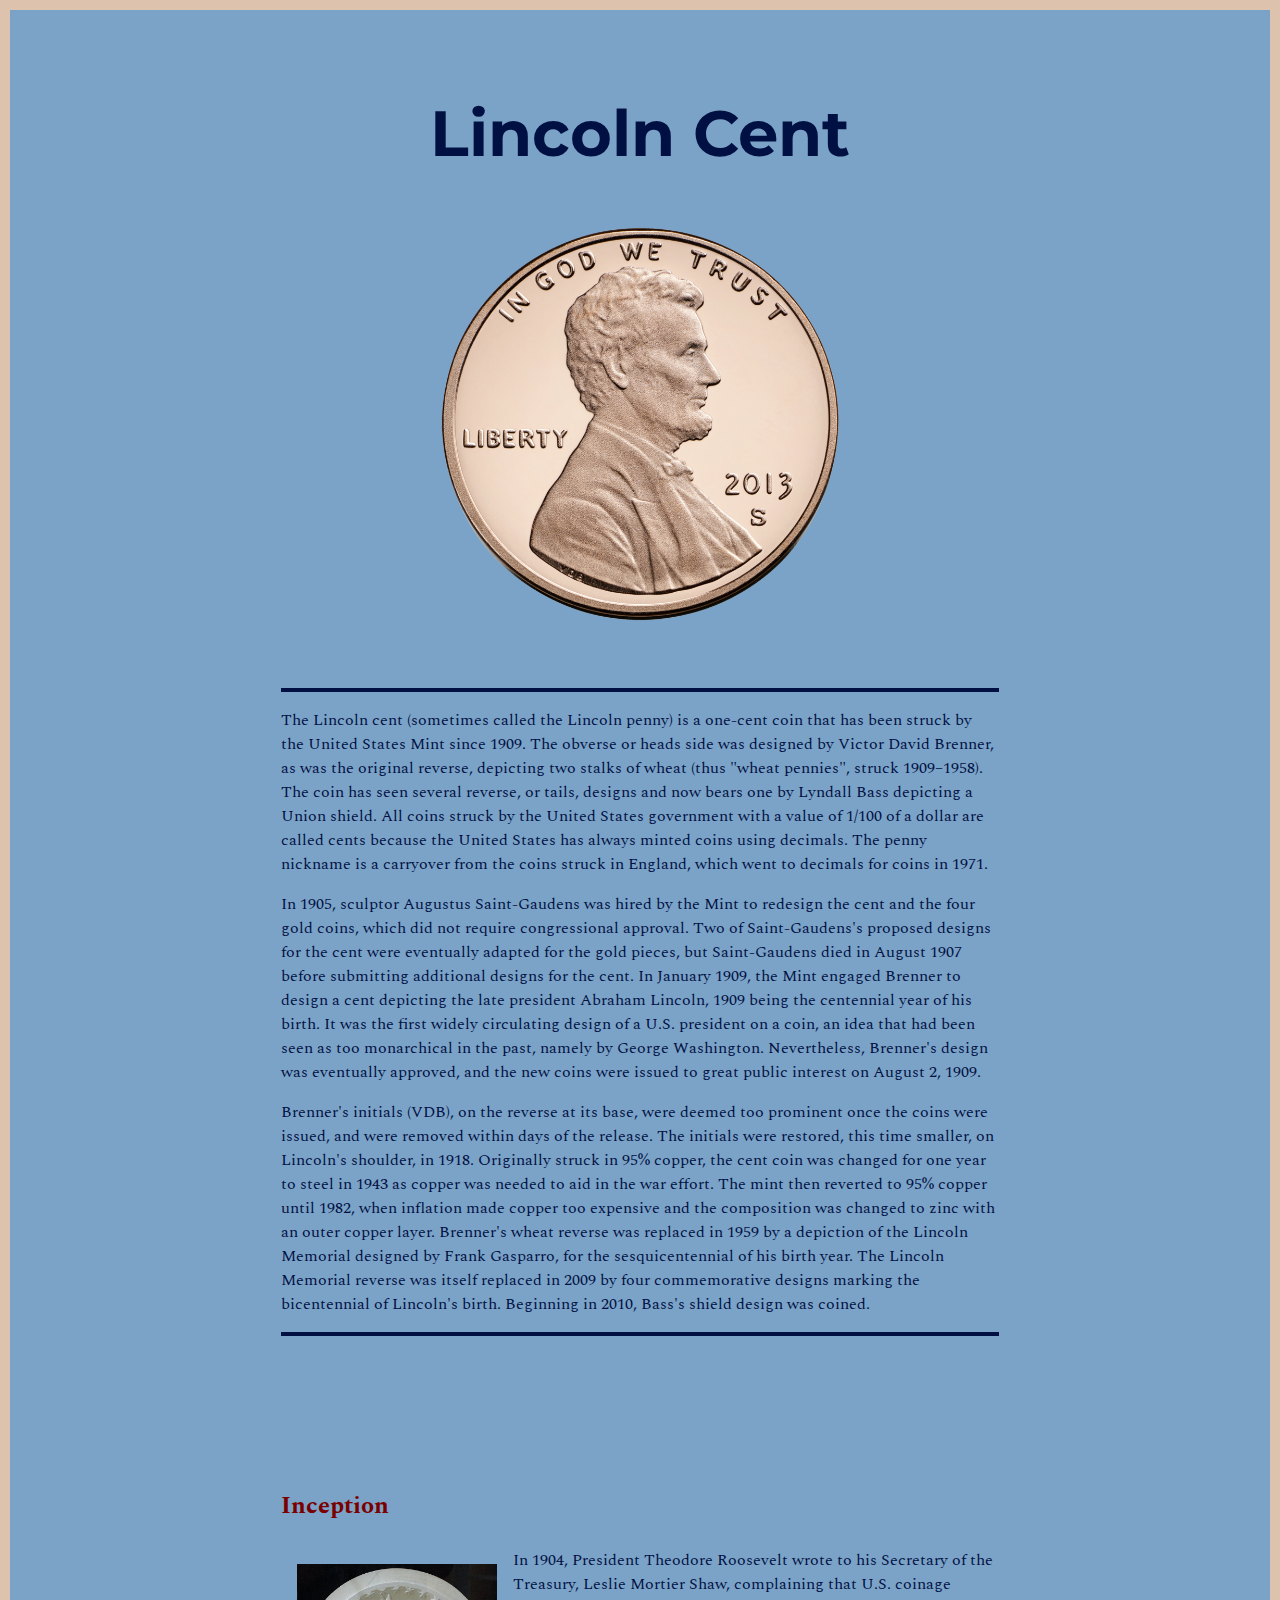
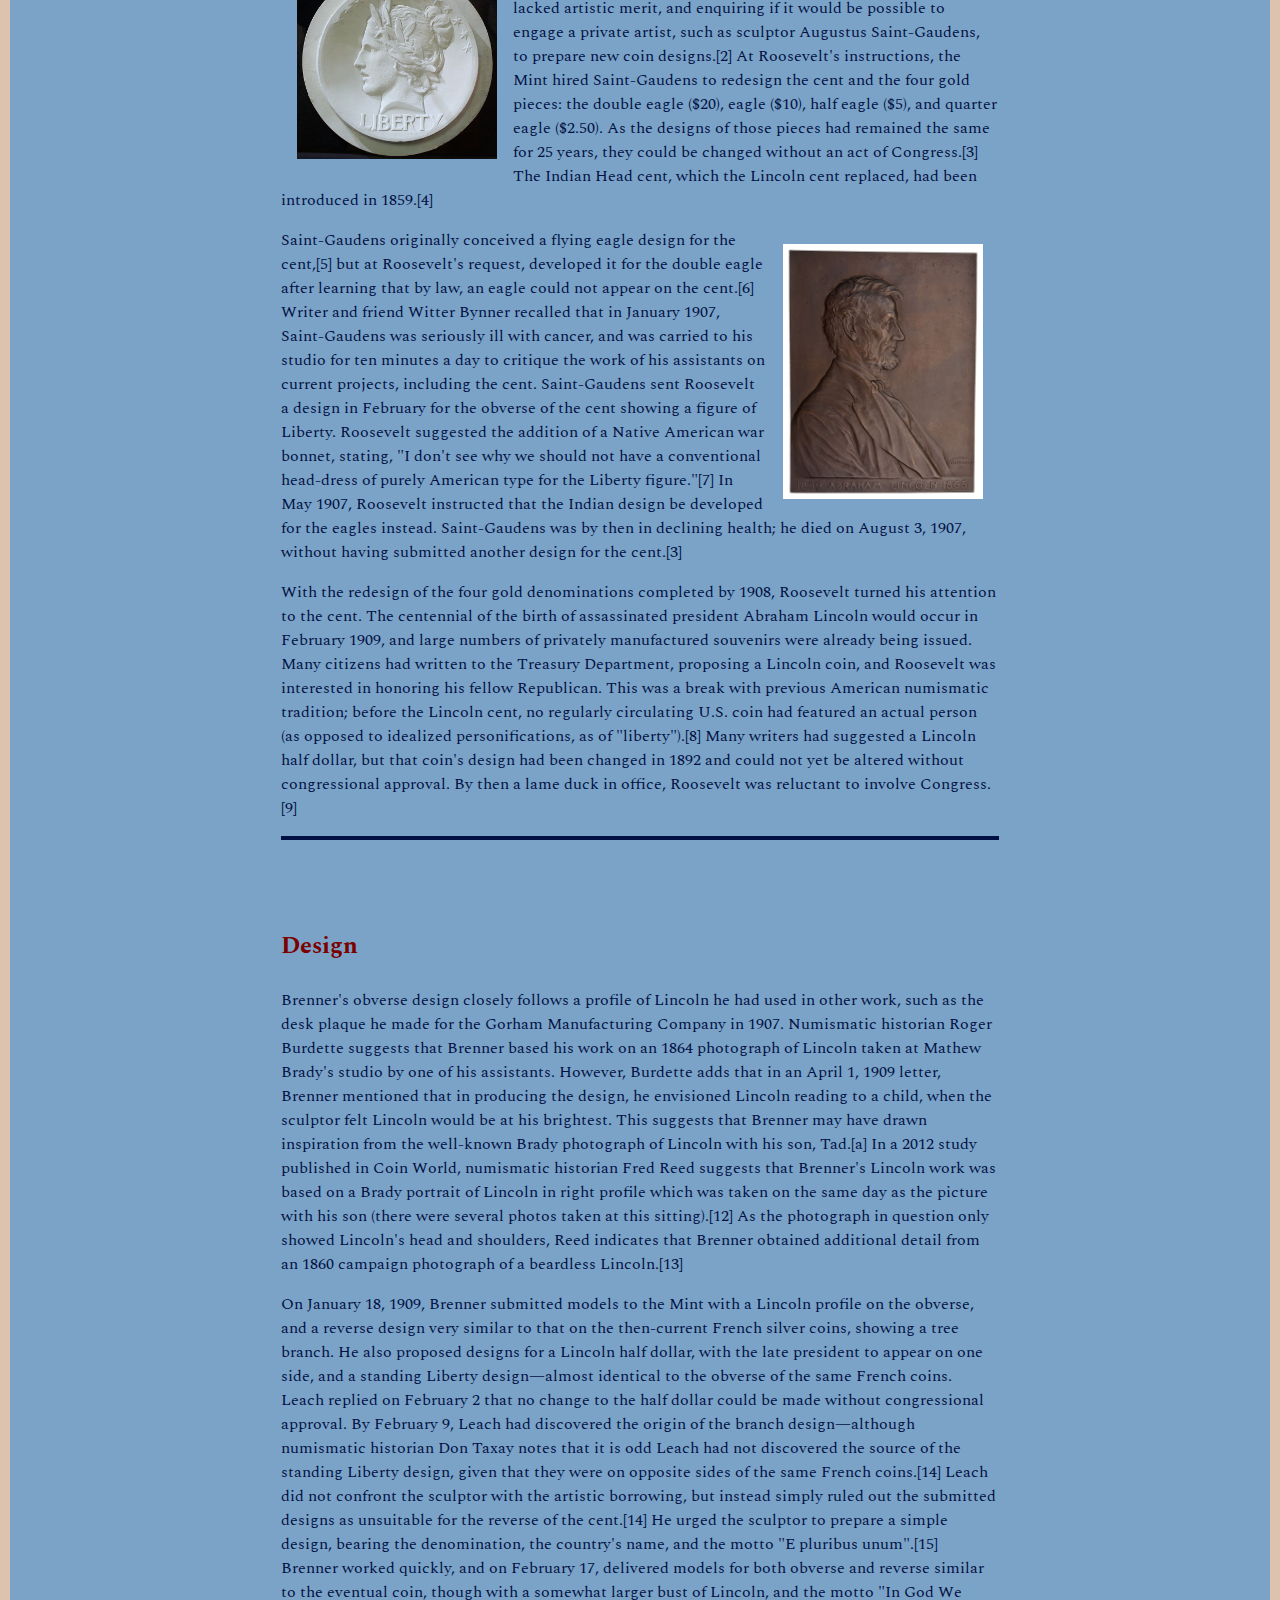
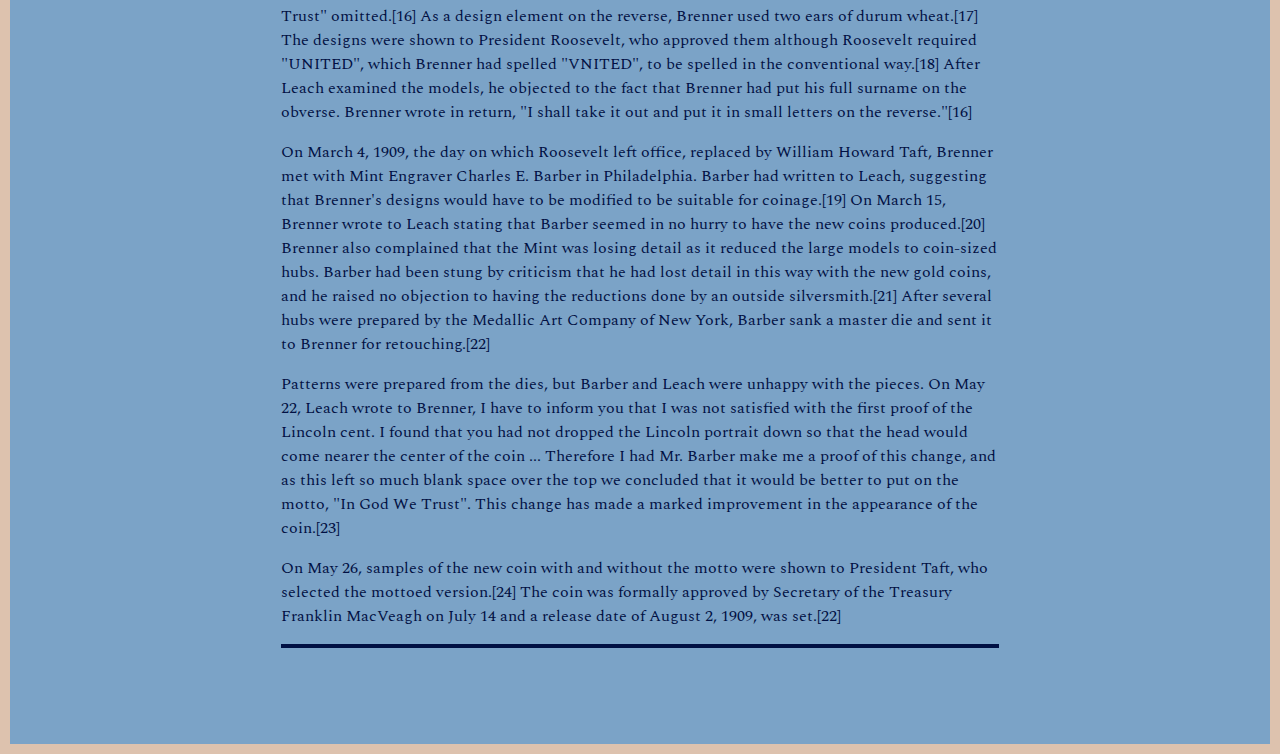
<file: index.html>
<!DOCTYPE html>
<html>
<head>

	<meta charset="utf-8">
	<meta http-equiv="X-UA-Compatible" content="IE=edge">
	<title>Lincoln Cent</title>
	<meta name="description" content="">

	<!-- Enable responsive layouts; tell browsers not to shrink pages to fit small screens -->
	<meta name="viewport" content="width=device-width, initial-scale=1">

	<!-- Load styles -->
	<!-- For production, combine all of the stylesheets -->
	<link rel="stylesheet" href="css/sitewide.css">

	<!-- Webfonts -->
	<link href="https://fonts.googleapis.com/css?family=Source+Sans+Pro" rel="stylesheet">
	<link href="https://fonts.googleapis.com/css?family=Montserrat&display=swap" rel="stylesheet">
	<link href="https://fonts.googleapis.com/css?family=Spectral&display=swap" rel="stylesheet">

</head>
<body class="homepage">
<!-- Change this classname for each page/type! -->

	<!-- Page content typically goes inside the container -->
<div class="container">

	<h1>Lincoln Cent</h1>

<div class="homepage_cent">
	<img src="US_One_Cent_Obv.png" alt="Lincoln Cent 2013S">
	</div>

<div class="body_one">
		<p>The Lincoln cent (sometimes called the Lincoln penny) is a one-cent coin that has been struck by the United States Mint since 1909. The obverse or heads side was designed by Victor David Brenner, as was the original reverse, depicting two stalks of wheat (thus "wheat pennies", struck 1909–1958). The coin has seen several reverse, or tails, designs and now bears one by Lyndall Bass depicting a Union shield. All coins struck by the United States government with a value of 1/100 of a dollar are called cents because the United States has always minted coins using decimals. The penny nickname is a carryover from the coins struck in England, which went to decimals for coins in 1971.</p>

		<p>In 1905, sculptor Augustus Saint-Gaudens was hired by the Mint to redesign the cent and the four gold coins, which did not require congressional approval. Two of Saint-Gaudens's proposed designs for the cent were eventually adapted for the gold pieces, but Saint-Gaudens died in August 1907 before submitting additional designs for the cent. In January 1909, the Mint engaged Brenner to design a cent depicting the late president Abraham Lincoln, 1909 being the centennial year of his birth. It was the first widely circulating design of a U.S. president on a coin, an idea that had been seen as too monarchical in the past, namely by George Washington. Nevertheless, Brenner's design was eventually approved, and the new coins were issued to great public interest on August 2, 1909.</p>

		<p>Brenner's initials (VDB), on the reverse at its base, were deemed too prominent once the coins were issued, and were removed within days of the release. The initials were restored, this time smaller, on Lincoln's shoulder, in 1918. Originally struck in 95% copper, the cent coin was changed for one year to steel in 1943 as copper was needed to aid in the war effort. The mint then reverted to 95% copper until 1982, when inflation made copper too expensive and the composition was changed to zinc with an outer copper layer. Brenner's wheat reverse was replaced in 1959 by a depiction of the Lincoln Memorial designed by Frank Gasparro, for the sesquicentennial of his birth year. The Lincoln Memorial reverse was itself replaced in 2009 by four commemorative designs marking the bicentennial of Lincoln's birth. Beginning in 2010, Bass's shield design was coined.</p>
</div>



<div class="body_two">

	<h3>Inception</h3>

	<img class="sg_model" src="739px-Saint-Gaudens_cent.jpg" alt="Saint-Gaudens model for the cent obverse. With an Indian headdress added, the design was later developed for the gold eagle coins.">

	<p>In 1904, President Theodore Roosevelt wrote to his Secretary of the Treasury, Leslie Mortier Shaw, complaining that U.S. coinage lacked artistic merit, and enquiring if it would be possible to engage a private artist, such as sculptor Augustus Saint-Gaudens, to prepare new coin designs.[2] At Roosevelt's instructions, the Mint hired Saint-Gaudens to redesign the cent and the four gold pieces: the double eagle ($20), eagle ($10), half eagle ($5), and quarter eagle ($2.50). As the designs of those pieces had remained the same for 25 years, they could be changed without an act of Congress.[3] The Indian Head cent, which the Lincoln cent replaced, had been introduced in 1859.[4]</p>

	<img class="brenner_plaque" src="845px-Abraham_Lincoln,_Bronze_Plaque_by_Victor_Brenner.jpg" alt="Brenner's 1907 plaque of Abraham Lincoln">

	<p>Saint-Gaudens originally conceived a flying eagle design for the cent,[5] but at Roosevelt's request, developed it for the double eagle after learning that by law, an eagle could not appear on the cent.[6] Writer and friend Witter Bynner recalled that in January 1907, Saint-Gaudens was seriously ill with cancer, and was carried to his studio for ten minutes a day to critique the work of his assistants on current projects, including the cent. Saint-Gaudens sent Roosevelt a design in February for the obverse of the cent showing a figure of Liberty. Roosevelt suggested the addition of a Native American war bonnet, stating, "I don't see why we should not have a conventional head-dress of purely American type for the Liberty figure."[7] In May 1907, Roosevelt instructed that the Indian design be developed for the eagles instead. Saint-Gaudens was by then in declining health; he died on August 3, 1907, without having submitted another design for the cent.[3]</p>

	<p>With the redesign of the four gold denominations completed by 1908, Roosevelt turned his attention to the cent. The centennial of the birth of assassinated president Abraham Lincoln would occur in February 1909, and large numbers of privately manufactured souvenirs were already being issued. Many citizens had written to the Treasury Department, proposing a Lincoln coin, and Roosevelt was interested in honoring his fellow Republican. This was a break with previous American numismatic tradition; before the Lincoln cent, no regularly circulating U.S. coin had featured an actual person (as opposed to idealized personifications, as of "liberty").[8] Many writers had suggested a Lincoln half dollar, but that coin's design had been changed in 1892 and could not yet be altered without congressional approval. By then a lame duck in office, Roosevelt was reluctant to involve Congress.[9]</p>
</div>

<div class="body_three">

	<h3>Design</h3>

	<p> Brenner's obverse design closely follows a profile of Lincoln he had used in other work, such as the desk plaque he made for the Gorham Manufacturing Company in 1907. Numismatic historian Roger Burdette suggests that Brenner based his work on an 1864 photograph of Lincoln taken at Mathew Brady's studio by one of his assistants. However, Burdette adds that in an April 1, 1909 letter, Brenner mentioned that in producing the design, he envisioned Lincoln reading to a child, when the sculptor felt Lincoln would be at his brightest. This suggests that Brenner may have drawn inspiration from the well-known Brady photograph of Lincoln with his son, Tad.[a] In a 2012 study published in Coin World, numismatic historian Fred Reed suggests that Brenner's Lincoln work was based on a Brady portrait of Lincoln in right profile which was taken on the same day as the picture with his son (there were several photos taken at this sitting).[12] As the photograph in question only showed Lincoln's head and shoulders, Reed indicates that Brenner obtained additional detail from an 1860 campaign photograph of a beardless Lincoln.[13]</p>

	<p>On January 18, 1909, Brenner submitted models to the Mint with a Lincoln profile on the obverse, and a reverse design very similar to that on the then-current French silver coins, showing a tree branch. He also proposed designs for a Lincoln half dollar, with the late president to appear on one side, and a standing Liberty design—almost identical to the obverse of the same French coins. Leach replied on February 2 that no change to the half dollar could be made without congressional approval. By February 9, Leach had discovered the origin of the branch design—although numismatic historian Don Taxay notes that it is odd Leach had not discovered the source of the standing Liberty design, given that they were on opposite sides of the same French coins.[14] Leach did not confront the sculptor with the artistic borrowing, but instead simply ruled out the submitted designs as unsuitable for the reverse of the cent.[14] He urged the sculptor to prepare a simple design, bearing the denomination, the country's name, and the motto "E pluribus unum".[15] Brenner worked quickly, and on February 17, delivered models for both obverse and reverse similar to the eventual coin, though with a somewhat larger bust of Lincoln, and the motto "In God We Trust" omitted.[16] As a design element on the reverse, Brenner used two ears of durum wheat.[17] The designs were shown to President Roosevelt, who approved them although Roosevelt required "UNITED", which Brenner had spelled "VNITED", to be spelled in the conventional way.[18] After Leach examined the models, he objected to the fact that Brenner had put his full surname on the obverse. Brenner wrote in return, "I shall take it out and put it in small letters on the reverse."[16]</p>

	<p>On March 4, 1909, the day on which Roosevelt left office, replaced by William Howard Taft, Brenner met with Mint Engraver Charles E. Barber in Philadelphia. Barber had written to Leach, suggesting that Brenner's designs would have to be modified to be suitable for coinage.[19] On March 15, Brenner wrote to Leach stating that Barber seemed in no hurry to have the new coins produced.[20] Brenner also complained that the Mint was losing detail as it reduced the large models to coin-sized hubs. Barber had been stung by criticism that he had lost detail in this way with the new gold coins, and he raised no objection to having the reductions done by an outside silversmith.[21] After several hubs were prepared by the Medallic Art Company of New York, Barber sank a master die and sent it to Brenner for retouching.[22]</p>

		<p>Patterns were prepared from the dies, but Barber and Leach were unhappy with the pieces. On May 22, Leach wrote to Brenner,

			I have to inform you that I was not satisfied with the first proof of the Lincoln cent. I found that you had not dropped the Lincoln portrait down so that the head would come nearer the center of the coin ... Therefore I had Mr. Barber make me a proof of this change, and as this left so much blank space over the top we concluded that it would be better to put on the motto, "In God We Trust". This change has made a marked improvement in the appearance of the coin.[23]</p>

		<p>On May 26, samples of the new coin with and without the motto were shown to President Taft, who selected the mottoed version.[24] The coin was formally approved by Secretary of the Treasury Franklin MacVeagh on July 14 and a release date of August 2, 1909, was set.[22]</p>




	</div><!-- end container -->

</body>
</html>
</file>
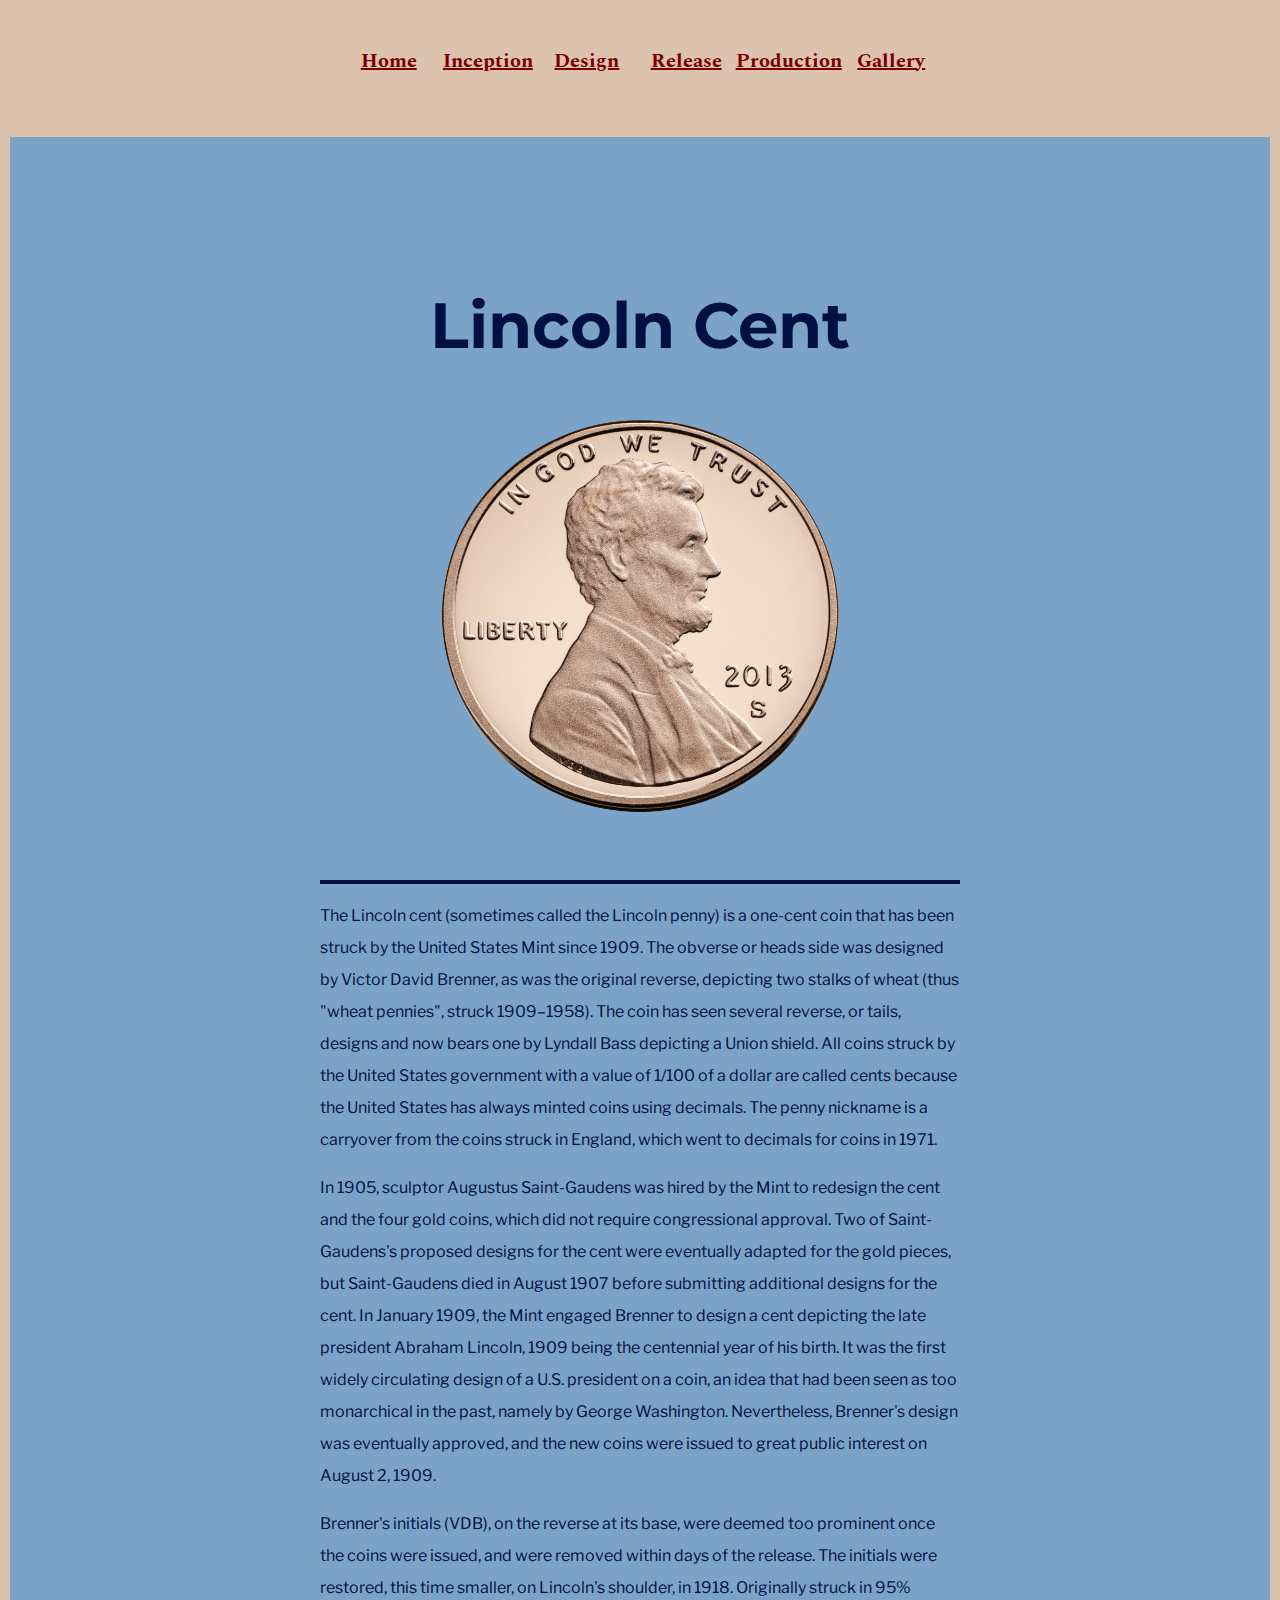
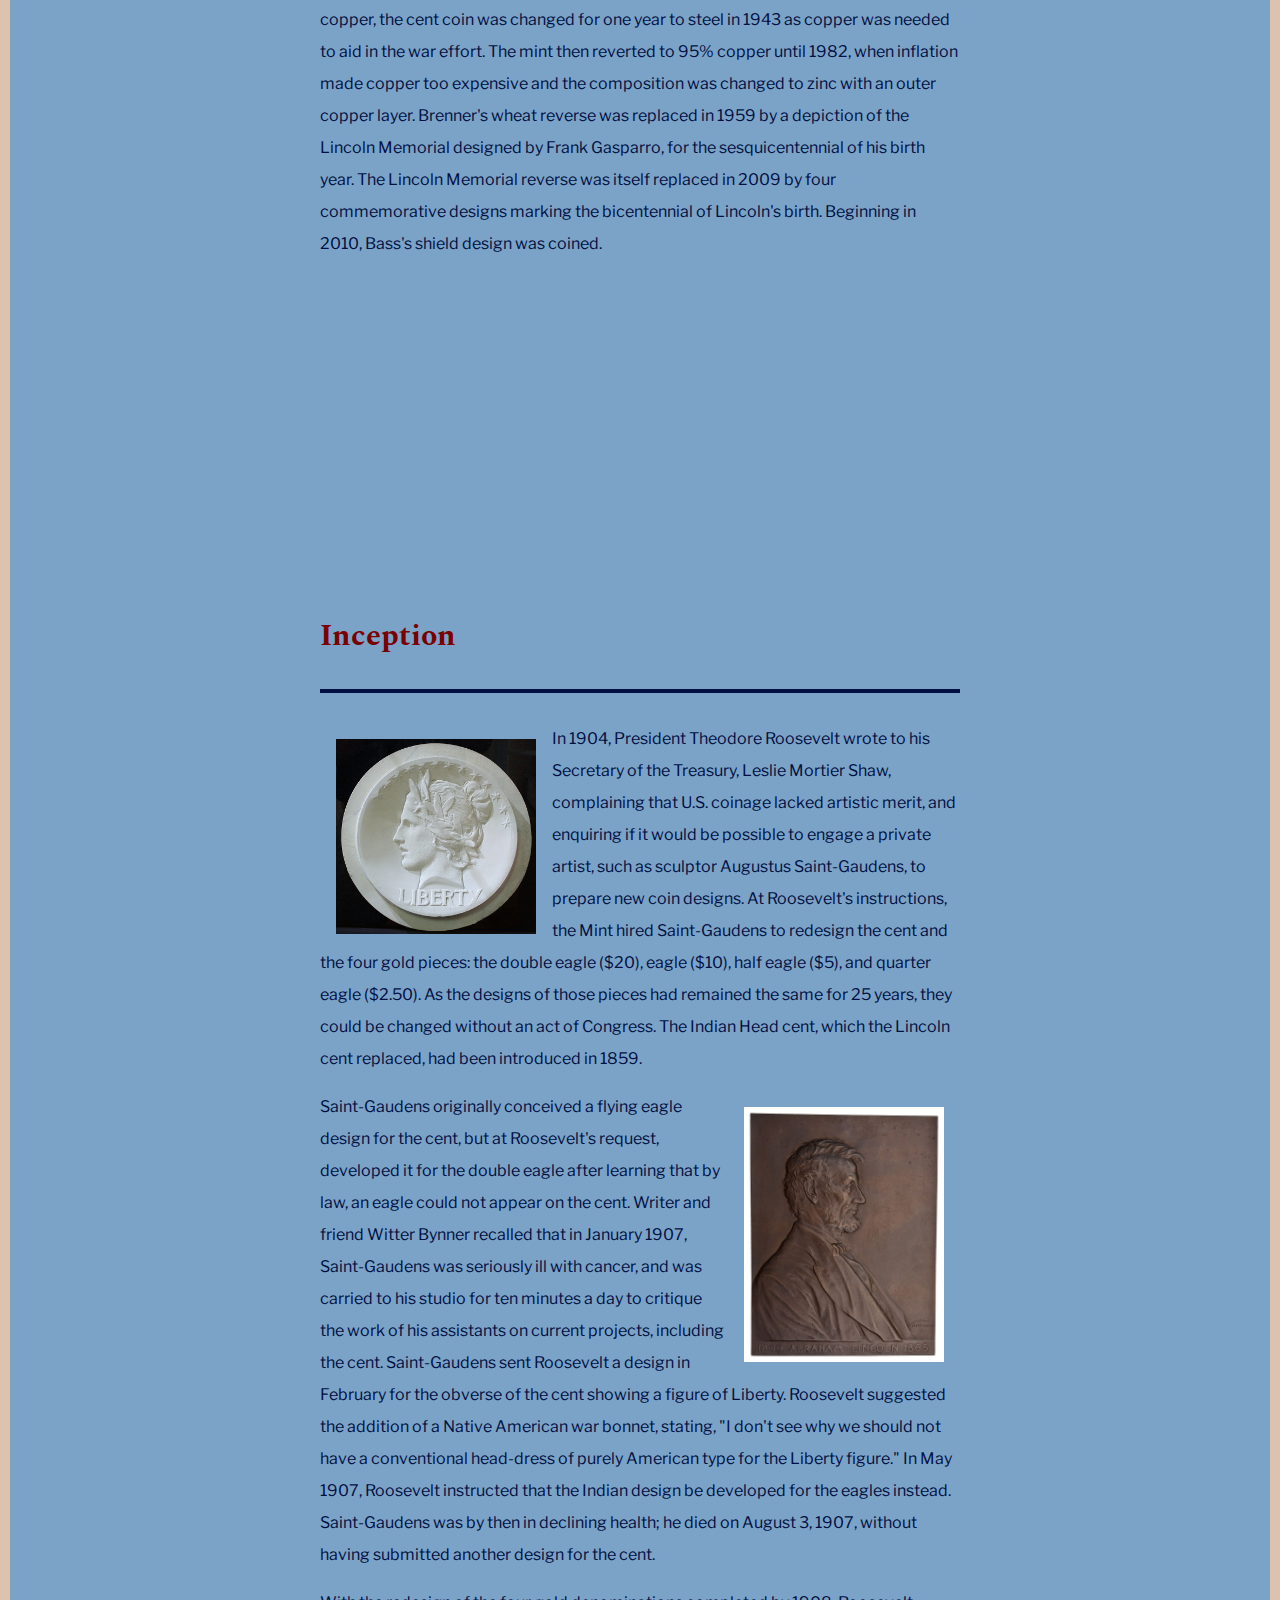
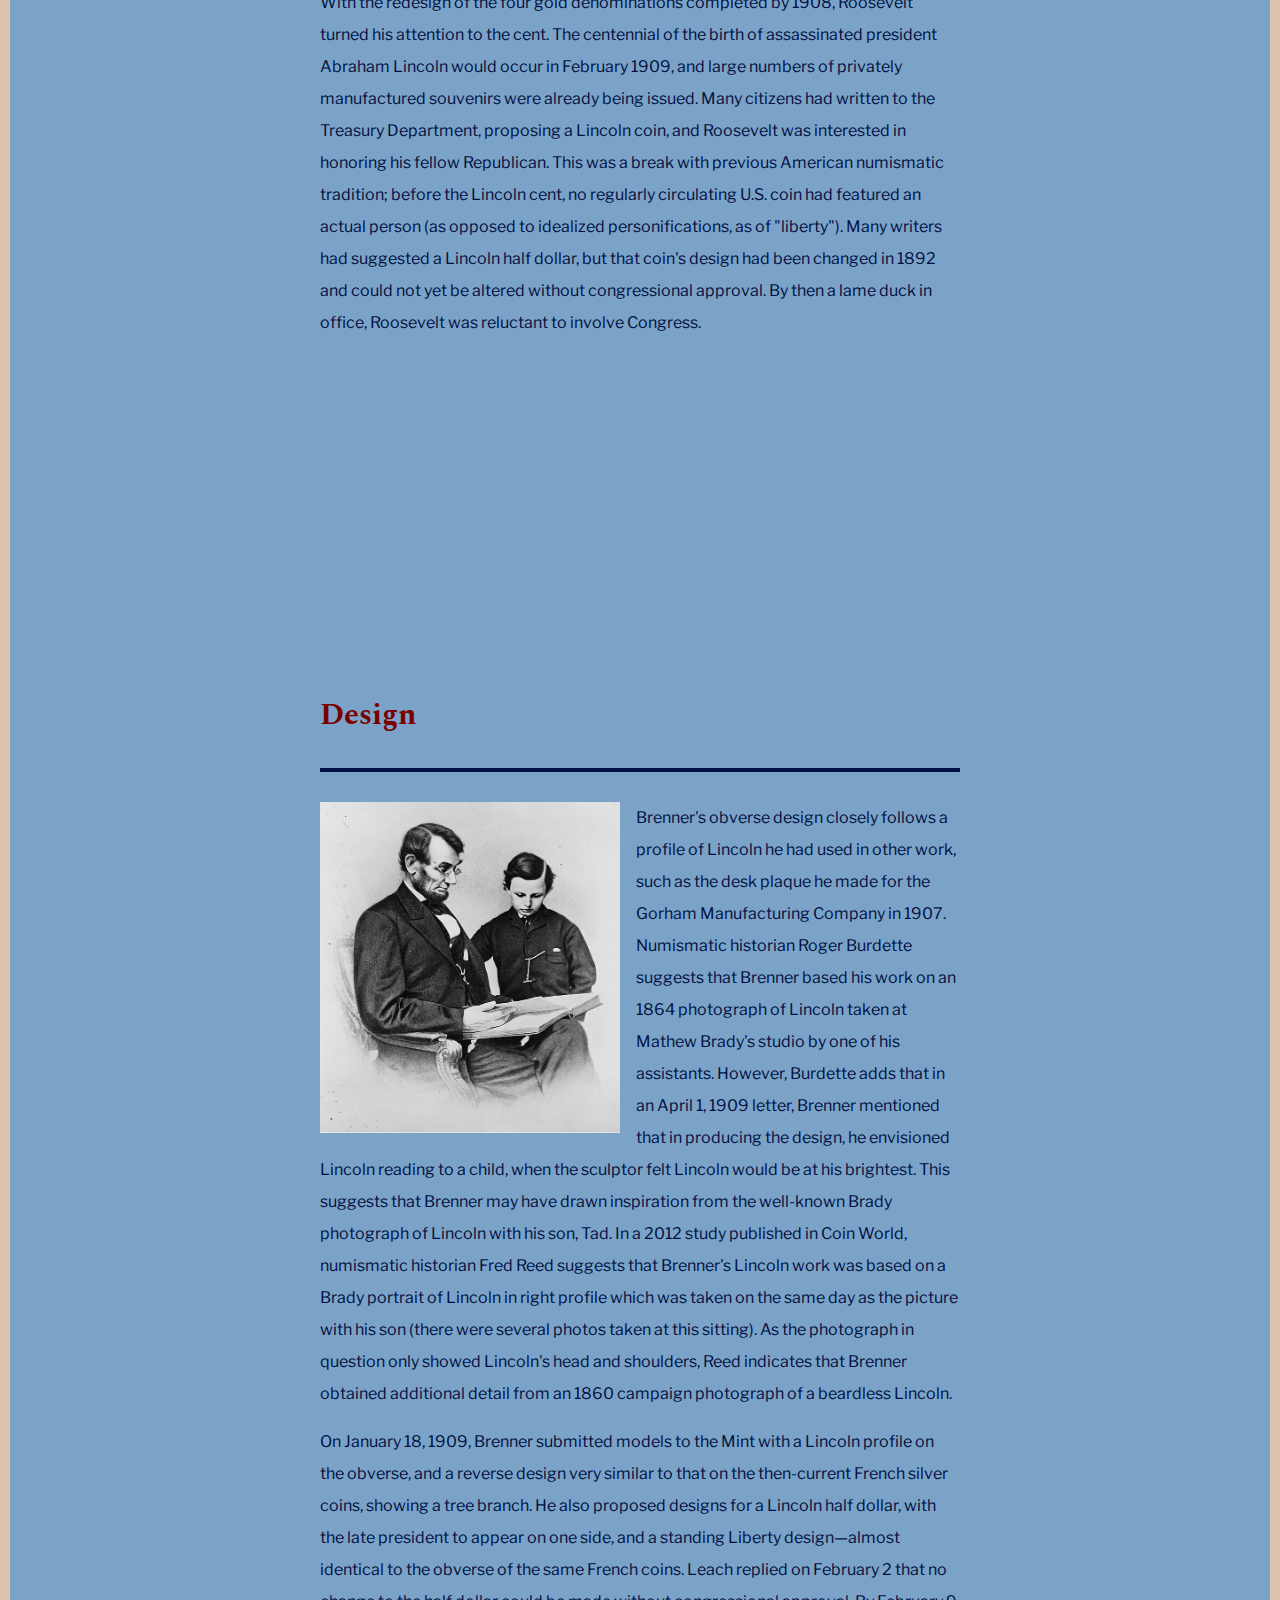
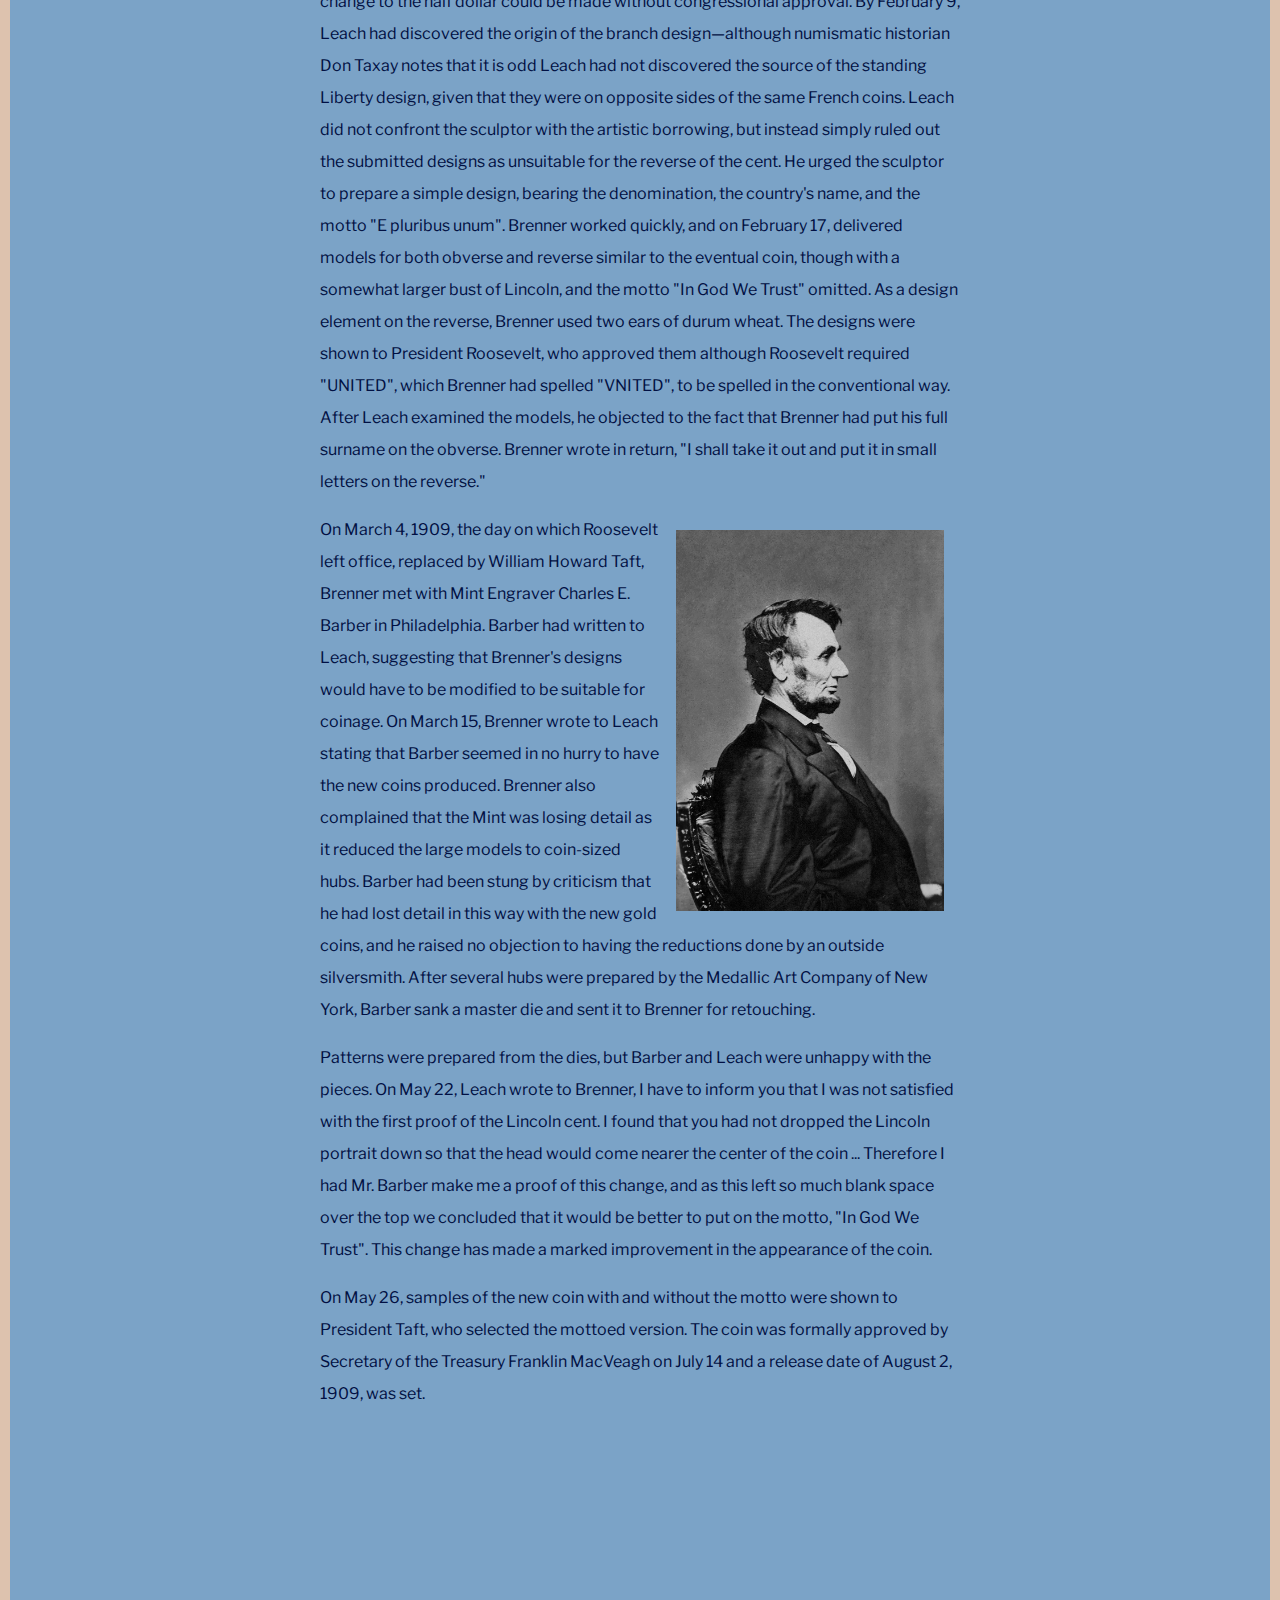
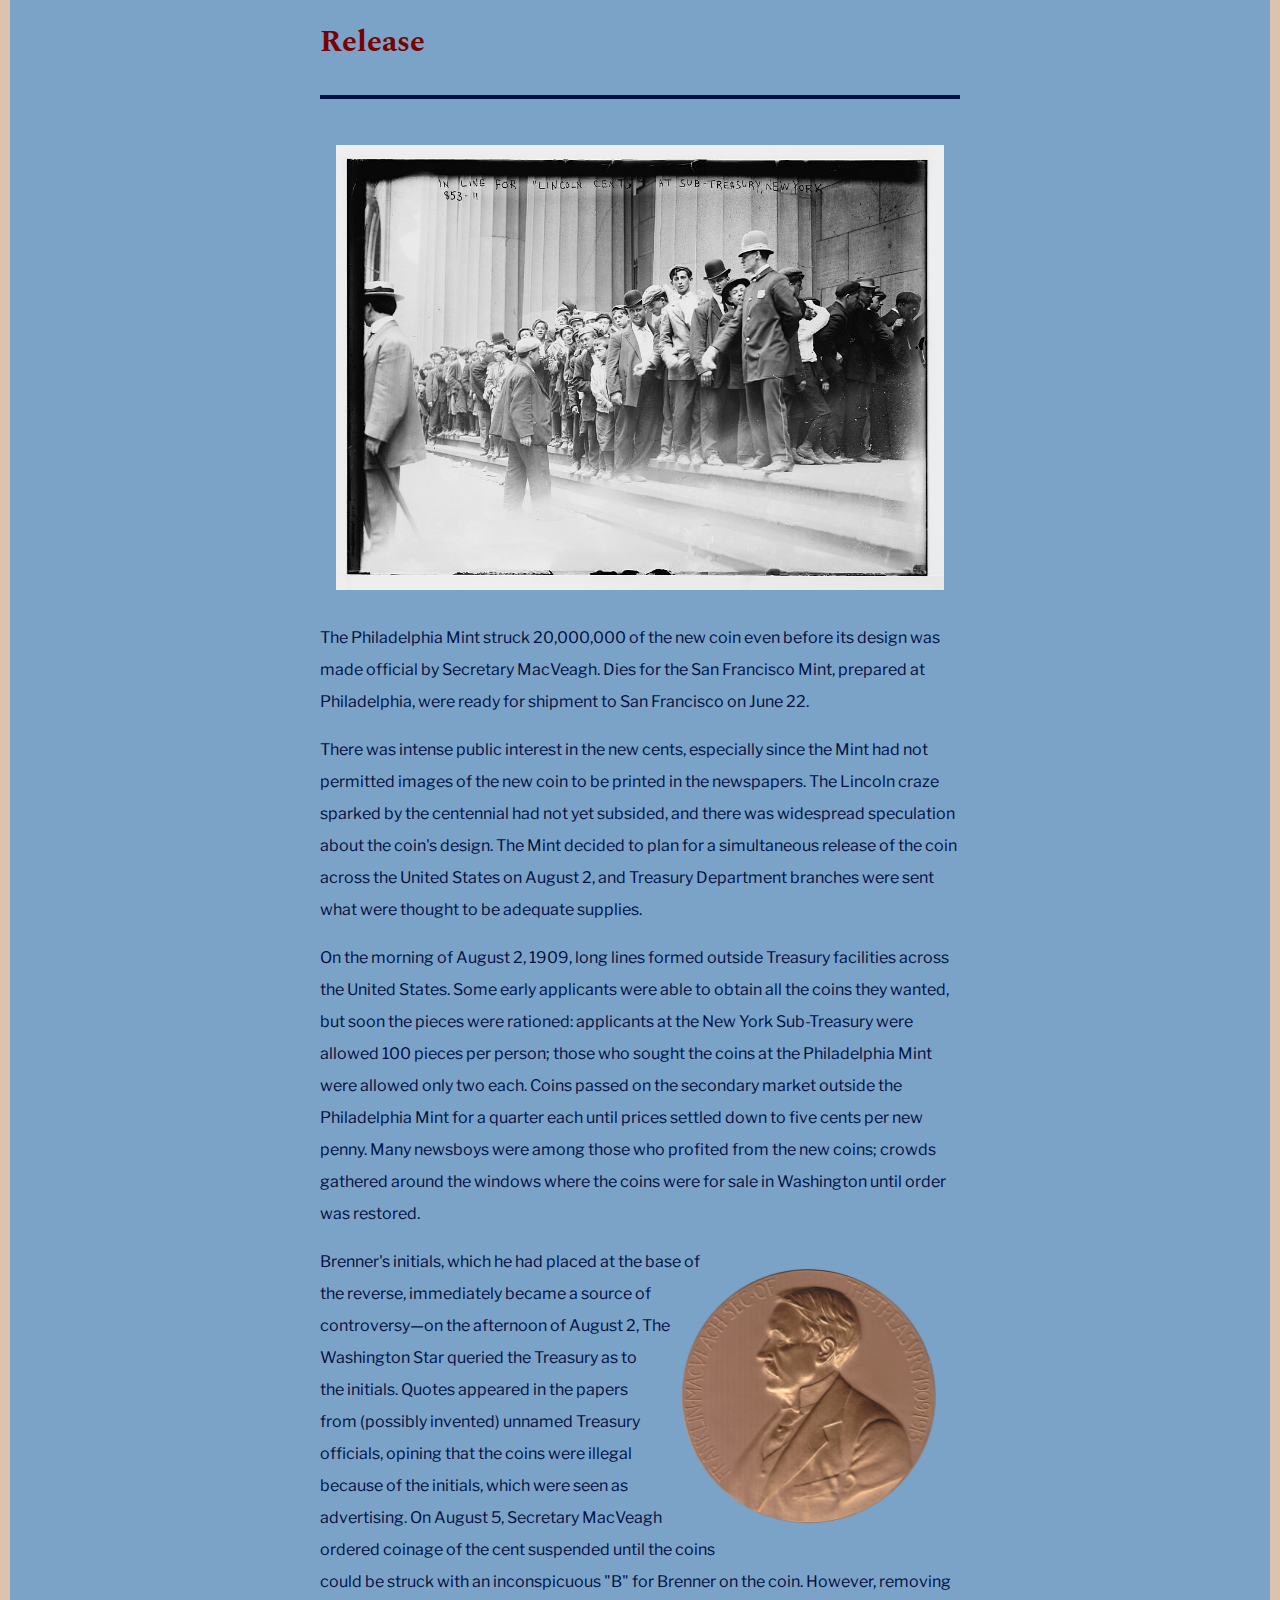
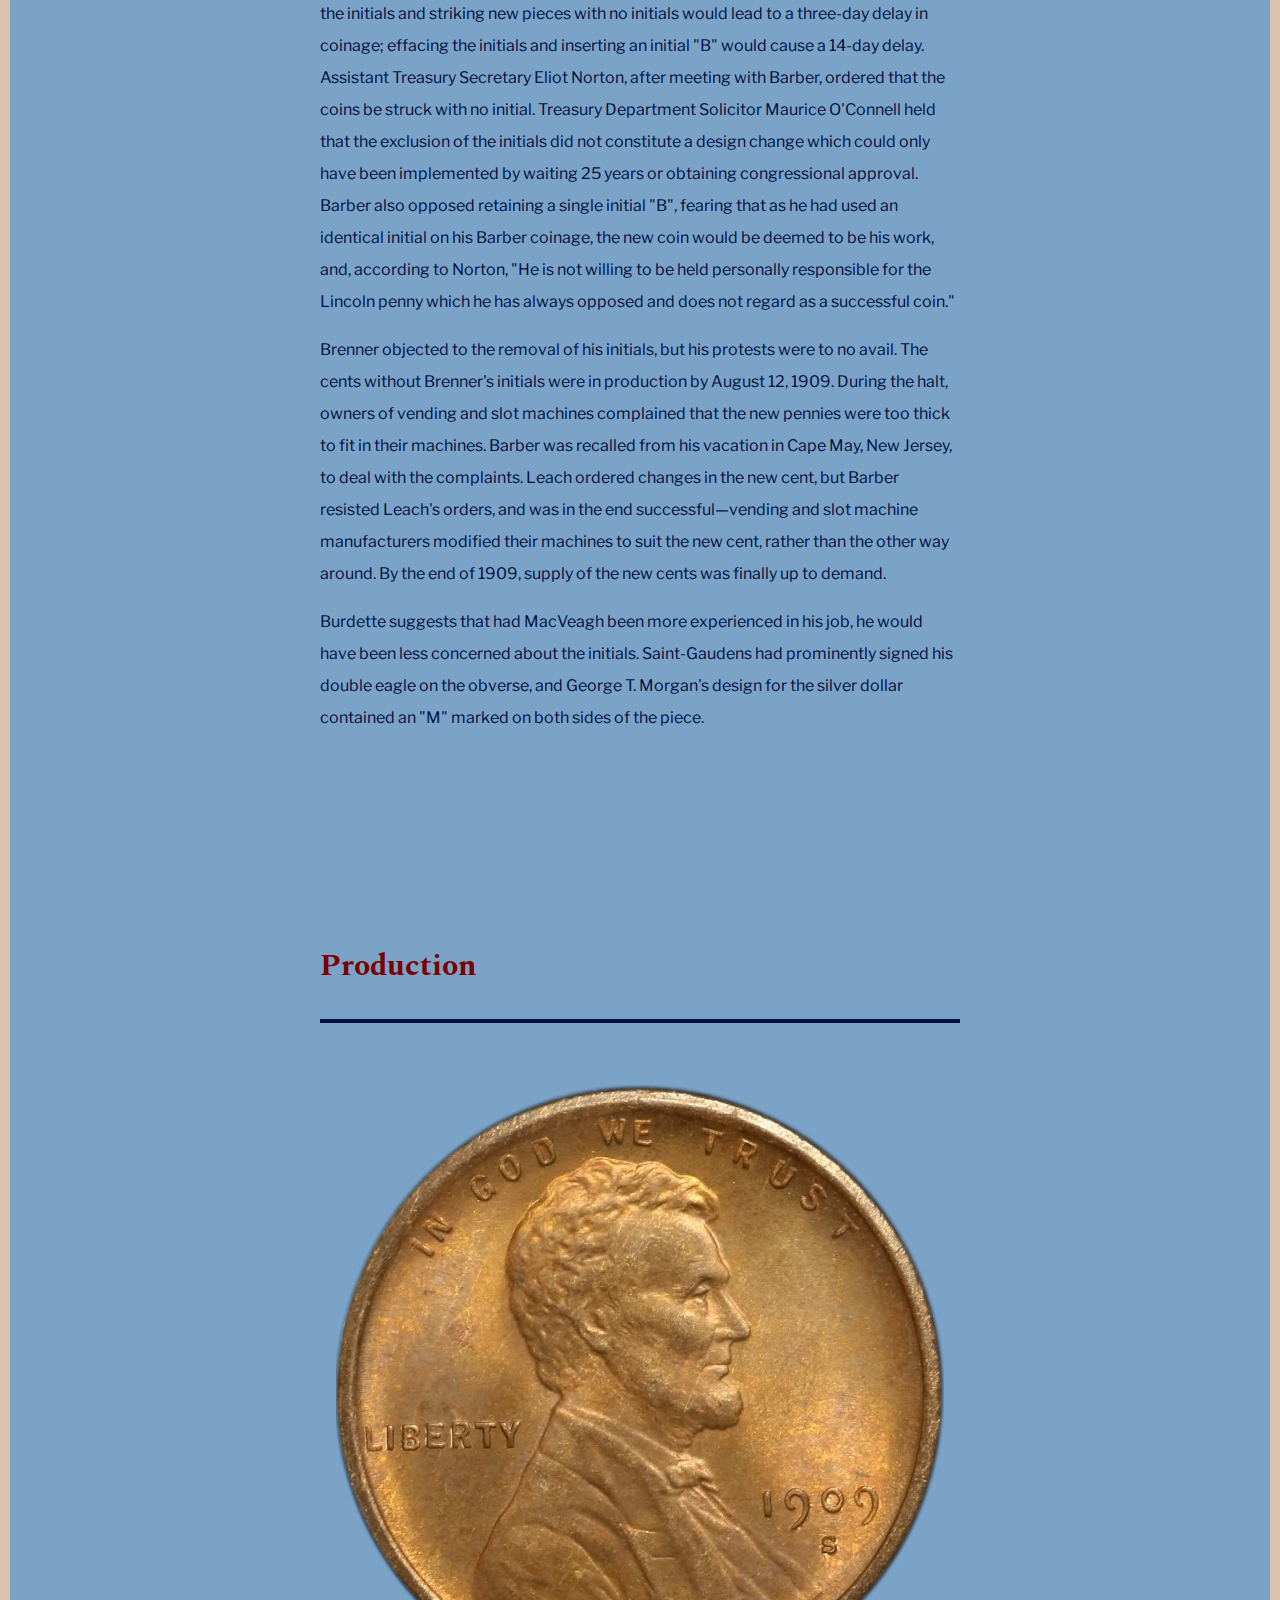
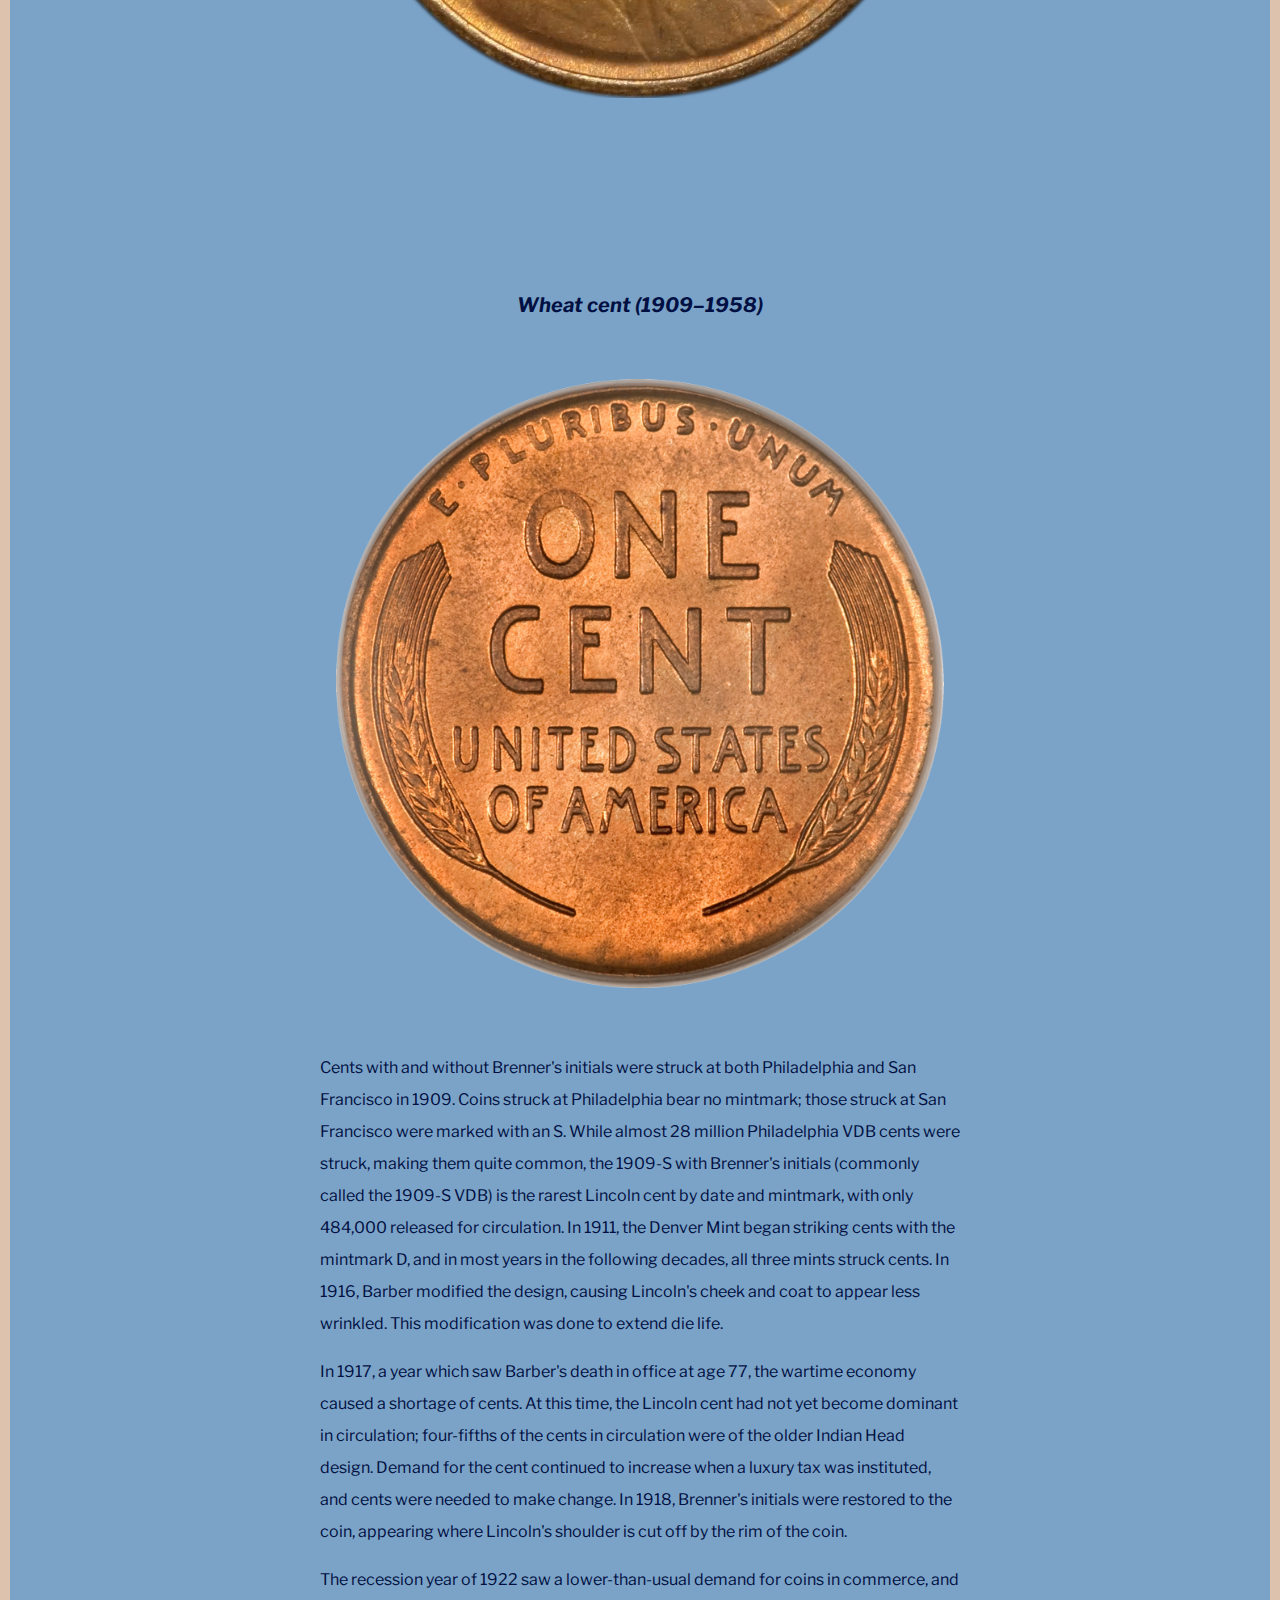
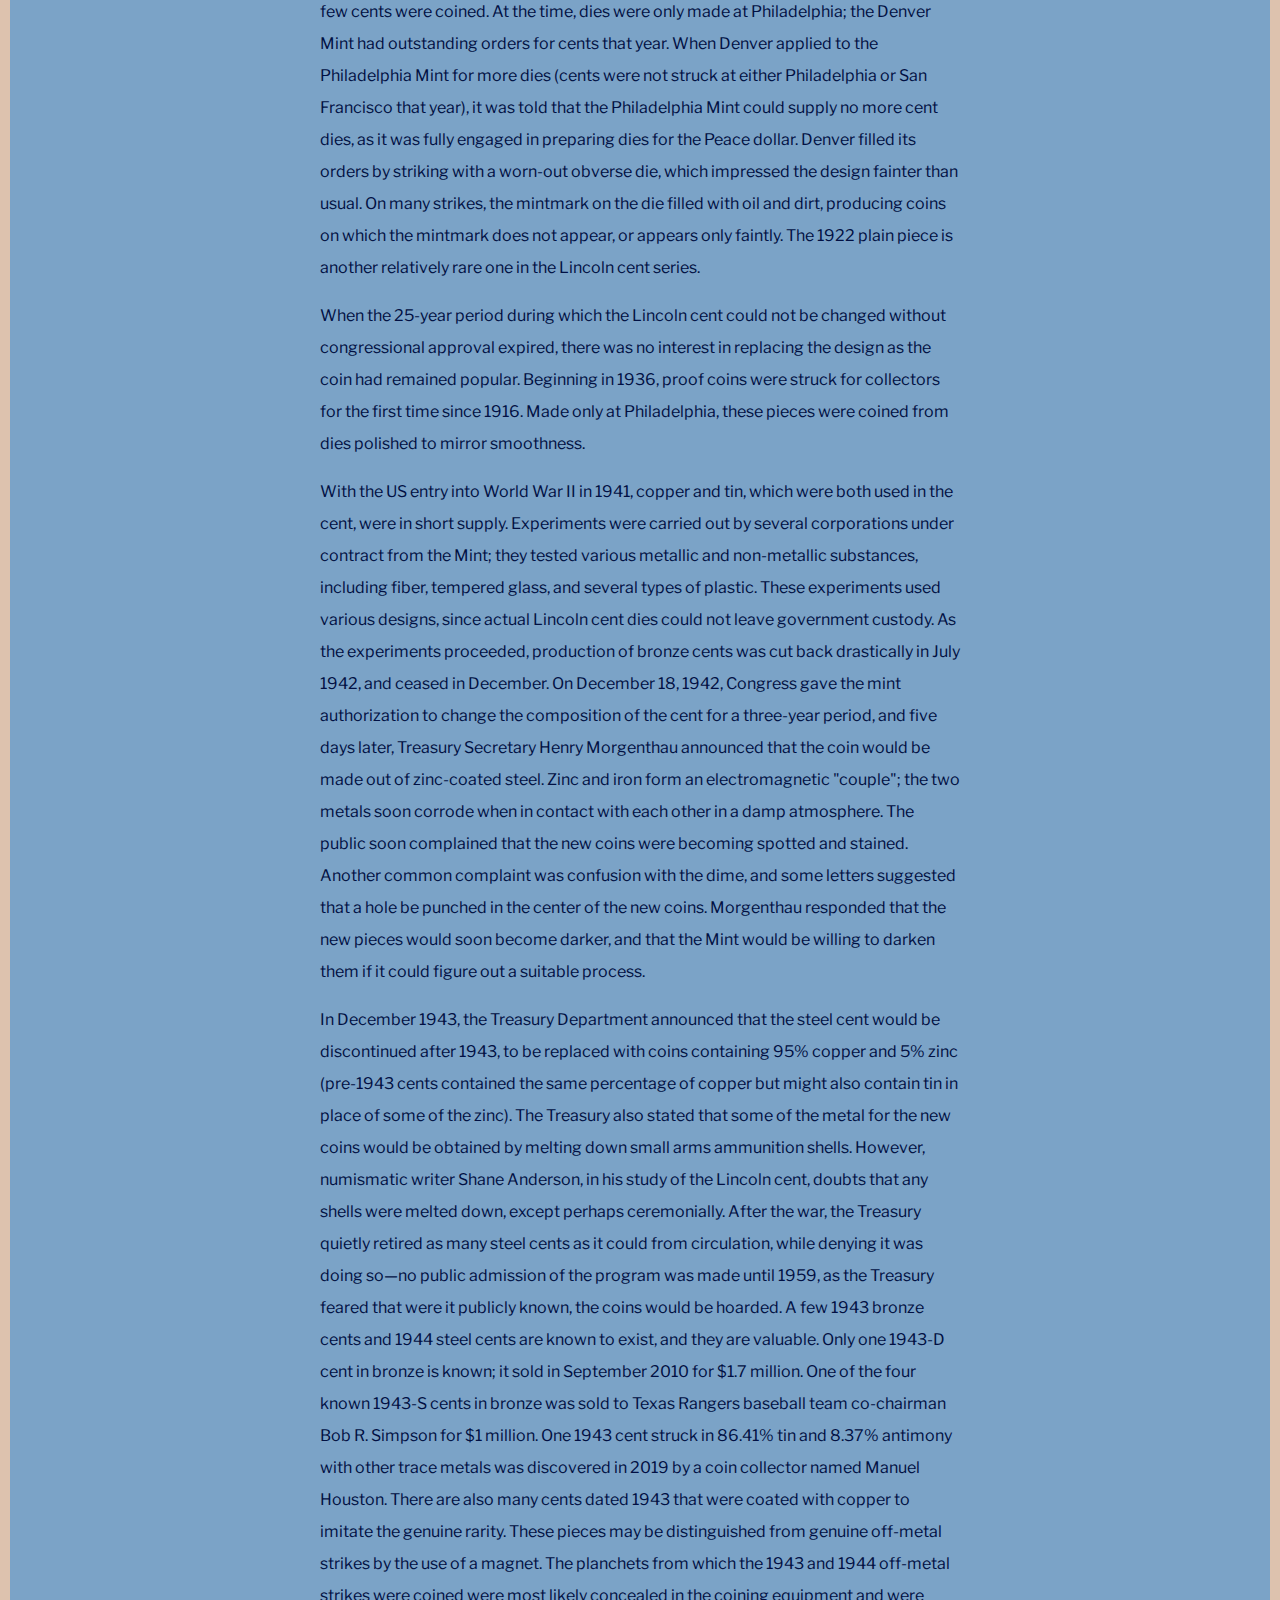
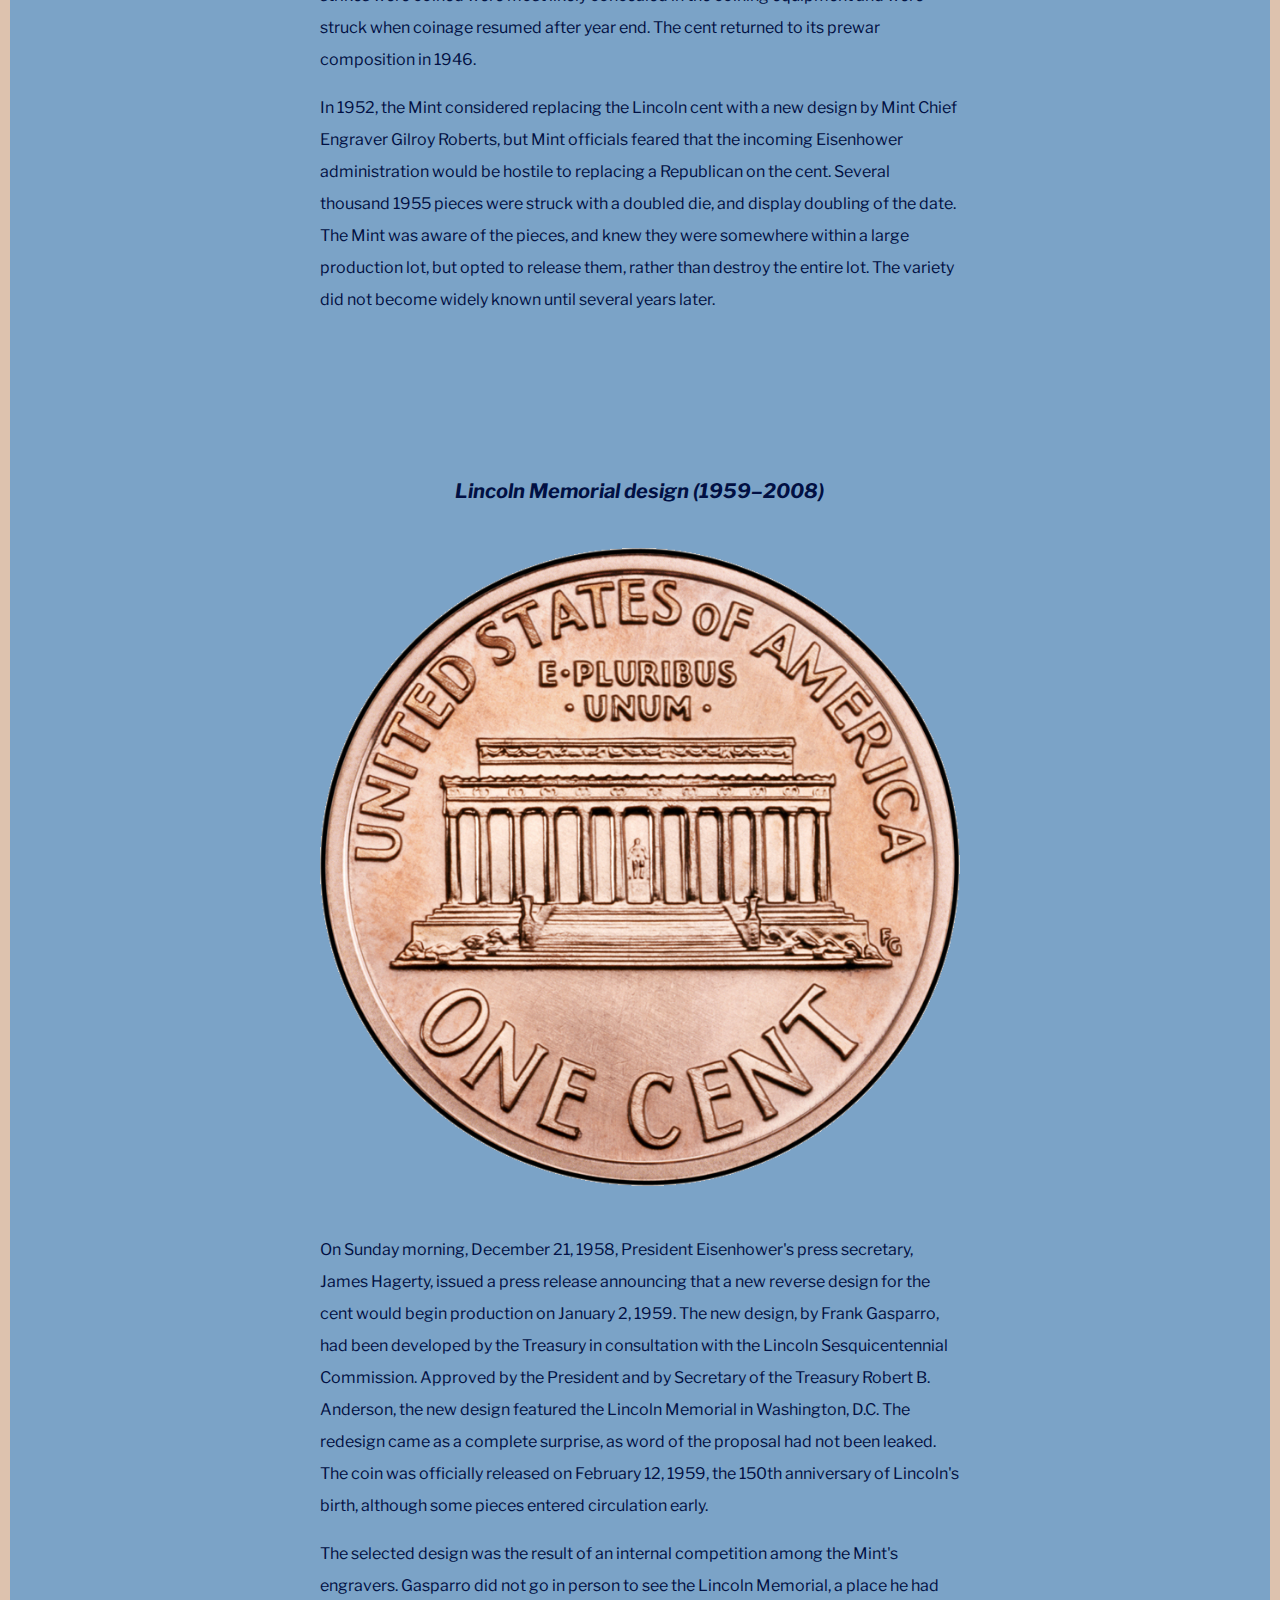
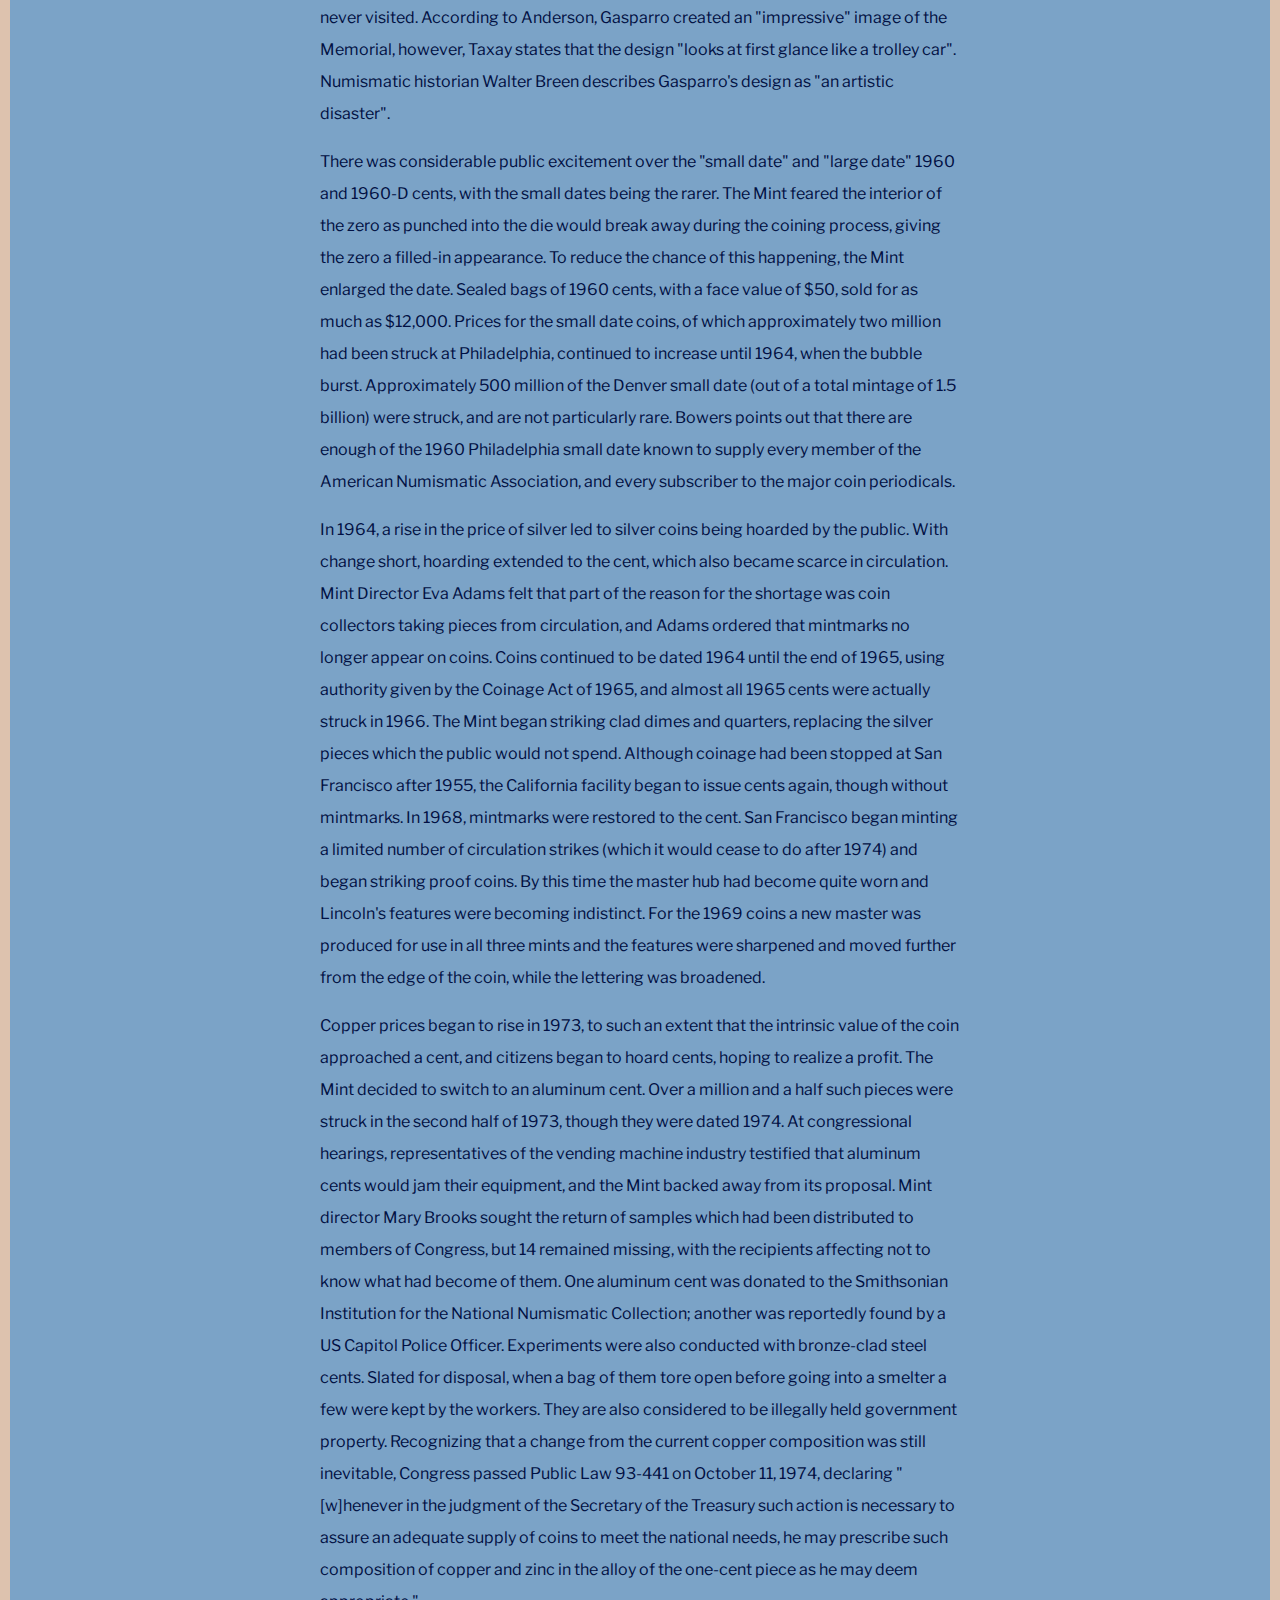
<file: Lincoln-Cent/index.html>
<!DOCTYPE html>
<html>
<head>

	<meta charset="utf-8">
	<meta http-equiv="X-UA-Compatible" content="IE=edge">
	<title>Lincoln Cent</title>
	<meta name="description" content="">

	<!-- Enable responsive layouts; tell browsers not to shrink pages to fit small screens -->
	<meta name="viewport" content="width=device-width, initial-scale=1">

	<!-- Load styles -->
	<!-- For production, combine all of the stylesheets -->
	<link rel="stylesheet" href="css/sitewide.css">

	<!-- Webfonts -->
	<link href="https://fonts.googleapis.com/css?family=Source+Sans+Pro" rel="stylesheet">
	<link href="https://fonts.googleapis.com/css?family=Montserrat&display=swap" rel="stylesheet">
	<link href="https://fonts.googleapis.com/css?family=Spectral&display=swap" rel="stylesheet">
	<link href="https://fonts.googleapis.com/css?family=Libre+Franklin&display=swap" rel="stylesheet">

</head>
<body class="homepage">
<!-- Change this classname for each page/type! -->

	<!-- Page content typically goes inside the container -->
	<!--<div class="navbar">

		<div class="home">
			<h2><a href="#home"> Home </a></h2>
			</div>

		<div class="inception">
			<h2><a href="#inception"> Inception </a></h2>
			</div>

		<div class="design">
			<h2><a href="#design"> Design </a></h2>
			</div>

		<div class="release">
			<h2><a href="#release"> Release </a></h2>
			</div>

		<div class="production">
			<h2><a href="#production"> Production </a></h2>
			</div>

		<div class="Gallery">
			<h2><a href="#gallery"> Gallery </a></h2>
			</div>

		</div> -->
<div class="outer">
	<div class="navbar">

		<div class="home">
			<h2><a href="#home">Home</a></h2>
			</div>

		<div class="inception">
			<h2><a href="#inception">Inception</a></h2>
			</div>

		<div class="design">
			<h2><a href="#design">Design</a></h2>
			</div>

		<div class="release">
			<h2><a href="#release">Release</a></h2>
			</div>

		<div class="production">
			<h2><a href="#production">Production</a></h2>
			</div>

		<div class="gallery">
			<h2><a href="#gallery">Gallery</a></h2>
			</div>

		</div></div>

<div class="container">

	<h1 id="home">Lincoln Cent</h1>

<div class="homepage_cent">
	<img src="US_One_Cent_Obv.png" alt="Lincoln Cent 2013S">
	</div>

<div class="body_one">
		<p>The Lincoln cent (sometimes called the Lincoln penny) is a one-cent coin that has been struck by the United States Mint since 1909. The obverse or heads side was designed by Victor David Brenner, as was the original reverse, depicting two stalks of wheat (thus "wheat pennies", struck 1909–1958). The coin has seen several reverse, or tails, designs and now bears one by Lyndall Bass depicting a Union shield. All coins struck by the United States government with a value of 1/100 of a dollar are called cents because the United States has always minted coins using decimals. The penny nickname is a carryover from the coins struck in England, which went to decimals for coins in 1971.</p>

		<p>In 1905, sculptor Augustus Saint-Gaudens was hired by the Mint to redesign the cent and the four gold coins, which did not require congressional approval. Two of Saint-Gaudens's proposed designs for the cent were eventually adapted for the gold pieces, but Saint-Gaudens died in August 1907 before submitting additional designs for the cent. In January 1909, the Mint engaged Brenner to design a cent depicting the late president Abraham Lincoln, 1909 being the centennial year of his birth. It was the first widely circulating design of a U.S. president on a coin, an idea that had been seen as too monarchical in the past, namely by George Washington. Nevertheless, Brenner's design was eventually approved, and the new coins were issued to great public interest on August 2, 1909.</p>

		<p>Brenner's initials (VDB), on the reverse at its base, were deemed too prominent once the coins were issued, and were removed within days of the release. The initials were restored, this time smaller, on Lincoln's shoulder, in 1918. Originally struck in 95% copper, the cent coin was changed for one year to steel in 1943 as copper was needed to aid in the war effort. The mint then reverted to 95% copper until 1982, when inflation made copper too expensive and the composition was changed to zinc with an outer copper layer. Brenner's wheat reverse was replaced in 1959 by a depiction of the Lincoln Memorial designed by Frank Gasparro, for the sesquicentennial of his birth year. The Lincoln Memorial reverse was itself replaced in 2009 by four commemorative designs marking the bicentennial of Lincoln's birth. Beginning in 2010, Bass's shield design was coined.</p>
</div>

<div class="body_two">

	<h3 id="inception">Inception</h3>

	<img class="sg_model" src="739px-Saint-Gaudens_cent.jpg" alt="Saint-Gaudens model for the cent obverse. With an Indian headdress added, the design was later developed for the gold eagle coins.">

	<p>In 1904, President Theodore Roosevelt wrote to his Secretary of the Treasury, Leslie Mortier Shaw, complaining that U.S. coinage lacked artistic merit, and enquiring if it would be possible to engage a private artist, such as sculptor Augustus Saint-Gaudens, to prepare new coin designs. At Roosevelt's instructions, the Mint hired Saint-Gaudens to redesign the cent and the four gold pieces: the double eagle ($20), eagle ($10), half eagle ($5), and quarter eagle ($2.50). As the designs of those pieces had remained the same for 25 years, they could be changed without an act of Congress. The Indian Head cent, which the Lincoln cent replaced, had been introduced in 1859.</p>

	<img class="brenner_plaque" src="845px-Abraham_Lincoln,_Bronze_Plaque_by_Victor_Brenner.jpg" alt="Brenner's 1907 plaque of Abraham Lincoln">

	<p>Saint-Gaudens originally conceived a flying eagle design for the cent, but at Roosevelt's request, developed it for the double eagle after learning that by law, an eagle could not appear on the cent. Writer and friend Witter Bynner recalled that in January 1907, Saint-Gaudens was seriously ill with cancer, and was carried to his studio for ten minutes a day to critique the work of his assistants on current projects, including the cent. Saint-Gaudens sent Roosevelt a design in February for the obverse of the cent showing a figure of Liberty. Roosevelt suggested the addition of a Native American war bonnet, stating, "I don't see why we should not have a conventional head-dress of purely American type for the Liberty figure." In May 1907, Roosevelt instructed that the Indian design be developed for the eagles instead. Saint-Gaudens was by then in declining health; he died on August 3, 1907, without having submitted another design for the cent.</p>

	<p>With the redesign of the four gold denominations completed by 1908, Roosevelt turned his attention to the cent. The centennial of the birth of assassinated president Abraham Lincoln would occur in February 1909, and large numbers of privately manufactured souvenirs were already being issued. Many citizens had written to the Treasury Department, proposing a Lincoln coin, and Roosevelt was interested in honoring his fellow Republican. This was a break with previous American numismatic tradition; before the Lincoln cent, no regularly circulating U.S. coin had featured an actual person (as opposed to idealized personifications, as of "liberty"). Many writers had suggested a Lincoln half dollar, but that coin's design had been changed in 1892 and could not yet be altered without congressional approval. By then a lame duck in office, Roosevelt was reluctant to involve Congress.</p>
</div>

<div class="body_three">

	<h3 id="design">Design</h3>

	<img class="brady_photo" src="A&TLincoln.jpg" alt="Mathew Brady's picture of Abraham and Tad Lincoln may have inspired Brenner's design.">

	<p> Brenner's obverse design closely follows a profile of Lincoln he had used in other work, such as the desk plaque he made for the Gorham Manufacturing Company in 1907. Numismatic historian Roger Burdette suggests that Brenner based his work on an 1864 photograph of Lincoln taken at Mathew Brady's studio by one of his assistants. However, Burdette adds that in an April 1, 1909 letter, Brenner mentioned that in producing the design, he envisioned Lincoln reading to a child, when the sculptor felt Lincoln would be at his brightest. This suggests that Brenner may have drawn inspiration from the well-known Brady photograph of Lincoln with his son, Tad. In a 2012 study published in Coin World, numismatic historian Fred Reed suggests that Brenner's Lincoln work was based on a Brady portrait of Lincoln in right profile which was taken on the same day as the picture with his son (there were several photos taken at this sitting). As the photograph in question only showed Lincoln's head and shoulders, Reed indicates that Brenner obtained additional detail from an 1860 campaign photograph of a beardless Lincoln.</p>

	<p>On January 18, 1909, Brenner submitted models to the Mint with a Lincoln profile on the obverse, and a reverse design very similar to that on the then-current French silver coins, showing a tree branch. He also proposed designs for a Lincoln half dollar, with the late president to appear on one side, and a standing Liberty design—almost identical to the obverse of the same French coins. Leach replied on February 2 that no change to the half dollar could be made without congressional approval. By February 9, Leach had discovered the origin of the branch design—although numismatic historian Don Taxay notes that it is odd Leach had not discovered the source of the standing Liberty design, given that they were on opposite sides of the same French coins. Leach did not confront the sculptor with the artistic borrowing, but instead simply ruled out the submitted designs as unsuitable for the reverse of the cent. He urged the sculptor to prepare a simple design, bearing the denomination, the country's name, and the motto "E pluribus unum". Brenner worked quickly, and on February 17, delivered models for both obverse and reverse similar to the eventual coin, though with a somewhat larger bust of Lincoln, and the motto "In God We Trust" omitted. As a design element on the reverse, Brenner used two ears of durum wheat. The designs were shown to President Roosevelt, who approved them although Roosevelt required "UNITED", which Brenner had spelled "VNITED", to be spelled in the conventional way. After Leach examined the models, he objected to the fact that Brenner had put his full surname on the obverse. Brenner wrote in return, "I shall take it out and put it in small letters on the reverse."</p>

	<img class="penny_profile" src="Abraham_Lincoln_O-89_by_Berger,_1864.png" alt="The Penny Profile photo, February 9, 1864">


	<p>On March 4, 1909, the day on which Roosevelt left office, replaced by William Howard Taft, Brenner met with Mint Engraver Charles E. Barber in Philadelphia. Barber had written to Leach, suggesting that Brenner's designs would have to be modified to be suitable for coinage. On March 15, Brenner wrote to Leach stating that Barber seemed in no hurry to have the new coins produced. Brenner also complained that the Mint was losing detail as it reduced the large models to coin-sized hubs. Barber had been stung by criticism that he had lost detail in this way with the new gold coins, and he raised no objection to having the reductions done by an outside silversmith. After several hubs were prepared by the Medallic Art Company of New York, Barber sank a master die and sent it to Brenner for retouching.</p>

		<p>Patterns were prepared from the dies, but Barber and Leach were unhappy with the pieces. On May 22, Leach wrote to Brenner,

			I have to inform you that I was not satisfied with the first proof of the Lincoln cent. I found that you had not dropped the Lincoln portrait down so that the head would come nearer the center of the coin ... Therefore I had Mr. Barber make me a proof of this change, and as this left so much blank space over the top we concluded that it would be better to put on the motto, "In God We Trust". This change has made a marked improvement in the appearance of the coin.</p>

		<p>On May 26, samples of the new coin with and without the motto were shown to President Taft, who selected the mottoed version. The coin was formally approved by Secretary of the Treasury Franklin MacVeagh on July 14 and a release date of August 2, 1909, was set.</p>

<div class="body_four">

	<h3 id="release">Release</h3>

	<img class="nyc_line" src="Centsless_people.jpg" alt="The public lines up to buy Lincoln cents outside the Sub-Treasury building, New York City, August 2, 1909.">

	<p>The Philadelphia Mint struck 20,000,000 of the new coin even before its design was made official by Secretary MacVeagh. Dies for the San Francisco Mint, prepared at Philadelphia, were ready for shipment to San Francisco on June 22.</p>

	<p>There was intense public interest in the new cents, especially since the Mint had not permitted images of the new coin to be printed in the newspapers. The Lincoln craze sparked by the centennial had not yet subsided, and there was widespread speculation about the coin's design. The Mint decided to plan for a simultaneous release of the coin across the United States on August 2, and Treasury Department branches were sent what were thought to be adequate supplies.</p>

	<p>On the morning of August 2, 1909, long lines formed outside Treasury facilities across the United States. Some early applicants were able to obtain all the coins they wanted, but soon the pieces were rationed: applicants at the New York Sub-Treasury were allowed 100 pieces per person; those who sought the coins at the Philadelphia Mint were allowed only two each. Coins passed on the secondary market outside the Philadelphia Mint for a quarter each until prices settled down to five cents per new penny. Many newsboys were among those who profited from the new coins; crowds gathered around the windows where the coins were for sale in Washington until order was restored.</p>

	<img class="mint_medal" src="1080px-Franklin_MacVeagh_medal_e.png" alt="Treasury Secretary Franklin MacVeagh (depicted on a Mint medal)">

	<p>Brenner's initials, which he had placed at the base of the reverse, immediately became a source of controversy—on the afternoon of August 2, The Washington Star queried the Treasury as to the initials. Quotes appeared in the papers from (possibly invented) unnamed Treasury officials, opining that the coins were illegal because of the initials, which were seen as advertising. On August 5, Secretary MacVeagh ordered coinage of the cent suspended until the coins could be struck with an inconspicuous "B" for Brenner on the coin. However, removing the initials and striking new pieces with no initials would lead to a three-day delay in coinage; effacing the initials and inserting an initial "B" would cause a 14-day delay. Assistant Treasury Secretary Eliot Norton, after meeting with Barber, ordered that the coins be struck with no initial. Treasury Department Solicitor Maurice O'Connell held that the exclusion of the initials did not constitute a design change which could only have been implemented by waiting 25 years or obtaining congressional approval. Barber also opposed retaining a single initial "B", fearing that as he had used an identical initial on his Barber coinage, the new coin would be deemed to be his work, and, according to Norton, "He is not willing to be held personally responsible for the Lincoln penny which he has always opposed and does not regard as a successful coin."</p>

	<p>Brenner objected to the removal of his initials, but his protests were to no avail. The cents without Brenner's initials were in production by August 12, 1909. During the halt, owners of vending and slot machines complained that the new pennies were too thick to fit in their machines. Barber was recalled from his vacation in Cape May, New Jersey, to deal with the complaints. Leach ordered changes in the new cent, but Barber resisted Leach's orders, and was in the end successful—vending and slot machine manufacturers modified their machines to suit the new cent, rather than the other way around. By the end of 1909, supply of the new cents was finally up to demand.</p>

	<p>Burdette suggests that had MacVeagh been more experienced in his job, he would have been less concerned about the initials. Saint-Gaudens had prominently signed his double eagle on the obverse, and George T. Morgan's design for the silver dollar contained an "M" marked on both sides of the piece.</p>

<div class="body_five">

	<h3 id="production">Production</h3>

	<img class="coin_1909_s_vdb" src="1909-S_VDB_Lincoln_cent_obverse_e.png" alt="1909-S Lincoln cent">

	<h4>Wheat cent (1909–1958)</h4>

	<img class="wheat" src="Wheatback2014_e.png" alt="Wheat Reverse (1909–1958)">

	<p>Cents with and without Brenner's initials were struck at both Philadelphia and San Francisco in 1909. Coins struck at Philadelphia bear no mintmark; those struck at San Francisco were marked with an S. While almost 28 million Philadelphia VDB cents were struck, making them quite common, the 1909-S with Brenner's initials (commonly called the 1909-S VDB) is the rarest Lincoln cent by date and mintmark, with only 484,000 released for circulation. In 1911, the Denver Mint began striking cents with the mintmark D, and in most years in the following decades, all three mints struck cents. In 1916, Barber modified the design, causing Lincoln's cheek and coat to appear less wrinkled. This modification was done to extend die life.</p>

	<p>In 1917, a year which saw Barber's death in office at age 77, the wartime economy caused a shortage of cents. At this time, the Lincoln cent had not yet become dominant in circulation; four-fifths of the cents in circulation were of the older Indian Head design. Demand for the cent continued to increase when a luxury tax was instituted, and cents were needed to make change. In 1918, Brenner's initials were restored to the coin, appearing where Lincoln's shoulder is cut off by the rim of the coin.</p>

	<p>The recession year of 1922 saw a lower-than-usual demand for coins in commerce, and few cents were coined. At the time, dies were only made at Philadelphia; the Denver Mint had outstanding orders for cents that year. When Denver applied to the Philadelphia Mint for more dies (cents were not struck at either Philadelphia or San Francisco that year), it was told that the Philadelphia Mint could supply no more cent dies, as it was fully engaged in preparing dies for the Peace dollar. Denver filled its orders by striking with a worn-out obverse die, which impressed the design fainter than usual. On many strikes, the mintmark on the die filled with oil and dirt, producing coins on which the mintmark does not appear, or appears only faintly. The 1922 plain piece is another relatively rare one in the Lincoln cent series.</p>

	<p>When the 25-year period during which the Lincoln cent could not be changed without congressional approval expired, there was no interest in replacing the design as the coin had remained popular. Beginning in 1936, proof coins were struck for collectors for the first time since 1916. Made only at Philadelphia, these pieces were coined from dies polished to mirror smoothness.</p>

	<p>With the US entry into World War II in 1941, copper and tin, which were both used in the cent, were in short supply. Experiments were carried out by several corporations under contract from the Mint; they tested various metallic and non-metallic substances, including fiber, tempered glass, and several types of plastic. These experiments used various designs, since actual Lincoln cent dies could not leave government custody. As the experiments proceeded, production of bronze cents was cut back drastically in July 1942, and ceased in December. On December 18, 1942, Congress gave the mint authorization to change the composition of the cent for a three-year period, and five days later, Treasury Secretary Henry Morgenthau announced that the coin would be made out of zinc-coated steel. Zinc and iron form an electromagnetic "couple"; the two metals soon corrode when in contact with each other in a damp atmosphere. The public soon complained that the new coins were becoming spotted and stained. Another common complaint was confusion with the dime, and some letters suggested that a hole be punched in the center of the new coins. Morgenthau responded that the new pieces would soon become darker, and that the Mint would be willing to darken them if it could figure out a suitable process.</p>

	<p>In December 1943, the Treasury Department announced that the steel cent would be discontinued after 1943, to be replaced with coins containing 95% copper and 5% zinc (pre-1943 cents contained the same percentage of copper but might also contain tin in place of some of the zinc). The Treasury also stated that some of the metal for the new coins would be obtained by melting down small arms ammunition shells. However, numismatic writer Shane Anderson, in his study of the Lincoln cent, doubts that any shells were melted down, except perhaps ceremonially. After the war, the Treasury quietly retired as many steel cents as it could from circulation, while denying it was doing so—no public admission of the program was made until 1959, as the Treasury feared that were it publicly known, the coins would be hoarded. A few 1943 bronze cents and 1944 steel cents are known to exist, and they are valuable. Only one 1943-D cent in bronze is known; it sold in September 2010 for $1.7 million. One of the four known 1943-S cents in bronze was sold to Texas Rangers baseball team co-chairman Bob R. Simpson for $1 million. One 1943 cent struck in 86.41% tin and 8.37% antimony with other trace metals was discovered in 2019 by a coin collector named Manuel Houston. There are also many cents dated 1943 that were coated with copper to imitate the genuine rarity. These pieces may be distinguished from genuine off-metal strikes by the use of a magnet. The planchets from which the 1943 and 1944 off-metal strikes were coined were most likely concealed in the coining equipment and were struck when coinage resumed after year end. The cent returned to its prewar composition in 1946.</p>

	<p>In 1952, the Mint considered replacing the Lincoln cent with a new design by Mint Chief Engraver Gilroy Roberts, but Mint officials feared that the incoming Eisenhower administration would be hostile to replacing a Republican on the cent. Several thousand 1955 pieces were struck with a doubled die, and display doubling of the date. The Mint was aware of the pieces, and knew they were somewhere within a large production lot, but opted to release them, rather than destroy the entire lot. The variety did not become widely known until several years later.</p>

	<h4>Lincoln Memorial design (1959–2008)</h4>

	<img class="memorial" src="2005_Penny_Rev_Unc_D.png" alt="Lincoln Memorial Reverse (1959–2008)
">

	<p>On Sunday morning, December 21, 1958, President Eisenhower's press secretary, James Hagerty, issued a press release announcing that a new reverse design for the cent would begin production on January 2, 1959. The new design, by Frank Gasparro, had been developed by the Treasury in consultation with the Lincoln Sesquicentennial Commission. Approved by the President and by Secretary of the Treasury Robert B. Anderson, the new design featured the Lincoln Memorial in Washington, D.C. The redesign came as a complete surprise, as word of the proposal had not been leaked. The coin was officially released on February 12, 1959, the 150th anniversary of Lincoln's birth, although some pieces entered circulation early.</p>

	<p>The selected design was the result of an internal competition among the Mint's engravers. Gasparro did not go in person to see the Lincoln Memorial, a place he had never visited. According to Anderson, Gasparro created an "impressive" image of the Memorial, however, Taxay states that the design "looks at first glance like a trolley car". Numismatic historian Walter Breen describes Gasparro's design as "an artistic disaster".</p>

	<p>There was considerable public excitement over the "small date" and "large date" 1960 and 1960-D cents, with the small dates being the rarer. The Mint feared the interior of the zero as punched into the die would break away during the coining process, giving the zero a filled-in appearance. To reduce the chance of this happening, the Mint enlarged the date. Sealed bags of 1960 cents, with a face value of $50, sold for as much as $12,000. Prices for the small date coins, of which approximately two million had been struck at Philadelphia, continued to increase until 1964, when the bubble burst. Approximately 500 million of the Denver small date (out of a total mintage of 1.5 billion) were struck, and are not particularly rare. Bowers points out that there are enough of the 1960 Philadelphia small date known to supply every member of the American Numismatic Association, and every subscriber to the major coin periodicals.</p>

	<p>In 1964, a rise in the price of silver led to silver coins being hoarded by the public. With change short, hoarding extended to the cent, which also became scarce in circulation. Mint Director Eva Adams felt that part of the reason for the shortage was coin collectors taking pieces from circulation, and Adams ordered that mintmarks no longer appear on coins. Coins continued to be dated 1964 until the end of 1965, using authority given by the Coinage Act of 1965, and almost all 1965 cents were actually struck in 1966. The Mint began striking clad dimes and quarters, replacing the silver pieces which the public would not spend. Although coinage had been stopped at San Francisco after 1955, the California facility began to issue cents again, though without mintmarks. In 1968, mintmarks were restored to the cent. San Francisco began minting a limited number of circulation strikes (which it would cease to do after 1974) and began striking proof coins. By this time the master hub had become quite worn and Lincoln's features were becoming indistinct. For the 1969 coins a new master was produced for use in all three mints and the features were sharpened and moved further from the edge of the coin, while the lettering was broadened.</p>

	<p>Copper prices began to rise in 1973, to such an extent that the intrinsic value of the coin approached a cent, and citizens began to hoard cents, hoping to realize a profit. The Mint decided to switch to an aluminum cent. Over a million and a half such pieces were struck in the second half of 1973, though they were dated 1974. At congressional hearings, representatives of the vending machine industry testified that aluminum cents would jam their equipment, and the Mint backed away from its proposal. Mint director Mary Brooks sought the return of samples which had been distributed to members of Congress, but 14 remained missing, with the recipients affecting not to know what had become of them. One aluminum cent was donated to the Smithsonian Institution for the National Numismatic Collection; another was reportedly found by a US Capitol Police Officer. Experiments were also conducted with bronze-clad steel cents. Slated for disposal, when a bag of them tore open before going into a smelter a few were kept by the workers. They are also considered to be illegally held government property. Recognizing that a change from the current copper composition was still inevitable, Congress passed Public Law 93-441 on October 11, 1974, declaring "[w]henever in the judgment of the Secretary of the Treasury such action is necessary to assure an adequate supply of coins to meet the national needs, he may prescribe such composition of copper and zinc in the alloy of the one-cent piece as he may deem appropriate."</p>

	<p>In 1981, faced with another rise in the price of copper, the Mint decided to change the composition of the cent to copper-covered zinc. After contract difficulties and production delays, the first such cents were struck at the West Point Mint (without mintmark) on January 7, 1982. Denver did not convert to the new composition until October 21. A few pieces were struck by error in bronze dated 1983 and are extremely rare. A number of small changes were made to the obverse design in the 1990s and early 2000s.</p>

	<h4>Lincoln Bicentennial cents (2009)</h4>

	<p>The Presidential $1 Coin Act of 2005 required that the cent's reverse be redesigned for 2009, and that four designs be issued to celebrate the Abraham Lincoln Bicentennial. The coins were to be emblematic of Lincoln's early life in Kentucky and in Indiana, of his professional life in Illinois, and of his presidency. Unveiled September 22, 2008, at a ceremony held at the Lincoln Memorial, these designs were:</p>

	<p>
		<img class="coin_2009_reverse" src="Birth_and_Early_Childhood_in_Kentucky_Reverse_e.png" alt="Birth and early childhood in Kentucky (Lincoln Bicentennial, 2009)">
		<li>Birth and early childhood in Kentucky: this design features a log cabin. It was designed by Richard Masters and sculpted by Jim Licaretz. This penny was released into circulation on Lincoln's 200th birthday, February 12, 2009, at a special ceremony at LaRue County High School in Hodgenville, Kentucky, Lincoln's birthplace.</li>
		<img class="coin_2009_reverse" src="Formative_Years_in_Indiana_Reverse_e.png" alt="Formative Years in Indiana (Lincoln Bicentennial, 2009)">
		<li>Formative years in Indiana: this design features a young Lincoln reading while taking a break from rail splitting. It was designed and sculpted by Charles Vickers, and released on May 14, 2009.</li>
		<img class="coin_2009_reverse" src="Professional_Life_in_Illinois_Reverse_e.png" alt="Professional life in Illinois (Lincoln Bicentennial, 2009)">
		<li>Professional life in Illinois: this design features Lincoln as a young lawyer, standing before the Springfield Illinois State Capitol. It was designed by Joel Iskowitz and sculpted by Don Everhart. It was made available on August 13, 2009.</li>
		<img class="coin_2009_reverse" src="Presidency_in_DC_Reverse_e.png" alt="Presidency in DC (Lincoln Bicentennial, 2009)">
		<li>Presidency in Washington, D.C.: this design features the half completed Capitol dome. It was designed by Susan Gamble and sculpted by Joseph Menna. This fourth cent was released to the public on November 12, 2009.</li>
	</p>
		<br>
	<p>The law also required that collector's sets, in the same alloy used in 1909, be sold to the public.</p>

	<h4>Union shield reverse "Shield cent" (introduced 2010)</h4>

	<img class="shield_reverse" src="1080px-US_One_Cent_Rev.png" alt="Union shield (2010–present)">

	<p>The Presidential $1 Coin Act required that the cent, beginning in 2010, "shall bear an image emblematic of President Lincoln's preservation of the United States of America as a single and united country". On April 16, 2009, the Commission of Fine Arts (CFA) met and recommended a design that showed 13 wheat sheaves bound together with a ring symbolizing American unity as one nation. Subsequently, this design was withdrawn because it was similar to coins issued in Germany in the 1920s. The Citizens Coinage Advisory Committee (CCAC) also met and recommended a design showing a Union shield with ONE CENT superimposed in a scroll; E pluribus unum was also depicted in the upper portion of the shield.</p>

	<p>In June 2009 the CFA met again and this time selected a design featuring a modern rendition of the American flag. As a part of the release ceremony for the last of the 2009 cents on November 12, 2009, the design for the 2010 cent was announced. The design chosen by the CCAC was the Union shield. According to the Mint, the 13 stripes on the shield "represent the states joined in one compact union to support the Federal government, represented by the horizontal bar above." The new reverse was designed by artist Lyndall Bass and sculpted by US Mint sculptor-engraver Joseph Menna. The Mint re-engraved the obverse, returning to the original 1909 galvano in preparing new dies. However, the Mint did not return to striking the pieces in the higher relief of 1909—the piece has long been struck in a much lower relief than the original pieces.</p>

	<p>In January 2010, the new coins were released early in Puerto Rico; this was prompted by a shortage of cents on the island. Cents of the new design were officially released at a ceremony at the Abraham Lincoln Presidential Library in Springfield, Illinois, on February 11, 2010.</p>

	<p>In early January 2017, cents bearing the current date and with the mint mark P appeared in circulation. The Mint had made no announcement of such coins, but confirmed their authenticity, stating that the coins had the mint mark to honor the Mint's 225th anniversary. All cents struck at Philadelphia in 2017 received the mint mark, but cents struck in 2018 and thereafter do not.</p>

	<p>In February 2019, the Mint announced that the West Point Mint would strike cents with that mint's W mint mark. These are not released into circulation, but they are struck in three different finishes for three of the year's annual sets.</p>

<div class="body_six">

	<h3 id="gallery">Gallery</h3>


	</div><!-- end container -->

</body>
</html>
</file>
<file: css/sitewide.css>
/* ------------------------------------------------------------ */
/* imports and utilities */

/* 3rd-party CSS files */
@import 'vendor/h5bp-head.css';
@import 'vendor/normalize.css';
@import 'vendor/h5bp-tail.css';

/* use a more intuitive box sizing model (http://is.gd/wNVjAo) */
* { -moz-box-sizing: border-box; -webkit-box-sizing: border-box; box-sizing: border-box; }

/* Scale down images and embedded videos so they don't overflow their parents */
img, object { max-width: 100%; }

/*	Development/layout aid. Remove the comments
	on this rule in order to draw boxes around DIVs
	and other elements used for layout. */
/*
div, main, article, section, aside, hgroup, header, footer, address, nav {
	border: 1px solid rgba(255,0,0,0.15) !important;
	background: rgba(255,0,0,0.05) !important;
}
*/


/* ------------------------------------------------------------ */
/* start project-specifc styles below this line */

body {
	font-family: 'Spectral', serif;
	font-size: 16px;
	line-height: 1.5em;
	color: #011043;
}

h1 {
	font-family: 'Montserrat', sans-serif;
	font-size: 64px;
	line-height: 1.5em;
	color: #011043;
	text-align: center;
	grid-column: 2 / 5;
}

h3 {
	font-family: 'Spectral', serif;
	font-size: 24px;
	line-height: 1.5em;
	color: #7A0000;
	grid-column: 2 / 5;
}
p {
	line-height: 1.5em;
	color: #011043;
}

/*	Generally, you will only want one container element in
	the document, wrapping around the main content area.
	If you have more than one container, you are probably doing
	something wrong.
*/
.container {
		padding: 2em;
		display: grid;
		grid-template-columns: 1fr 1fr 1fr 1fr 1fr;
		/* grid-template-rows: 0.5fr 0.8fr 2fr 3fr 5fr 5fr; */

}

.homepage_cent {
	grid-column: 2 / 5;
	grid-row: 2 / 3;
	max-width: 400px;
	margin: auto;
}

.body_one {
	grid-column: 2 / 5;
	grid-row: 3 / 4;
	border-top: 4px solid #011043;
	margin-top: 4em;
	margin-bottom: 8em;
	border-bottom: 4px solid #011043;
}

.sg_model {
	width: 200px;
	float: left;
	margin: 1em;
}

.brenner_plaque {
	width: 200px;
	float: right;
	margin: 1em;
}

.body_two {
	grid-column: 2 / 5;
	grid-row: 4 / 5;
	border-bottom: 4px solid #011043;
	margin-bottom: 4em;
}

.body_three {
	grid-column: 2 / 5;
	grid-row: 5 / 6;
	border-bottom: 4px solid #011043;
	margin-bottom: 4em;
}





/* ------------------------------------------------------------ */
/* media query containing styles for larger screens */
@media (min-width: 720px) {

	/* container on larger screens */
	.container {
		width: 100%;
		margin: 0em;
		margin-right: auto;
		margin-left: auto;
		border: 10px solid #DDC2AE;
		color: #DDC2AE;
		background-color: #7BA3C7;
	}

} /* end media query */
</file>
<file: Lincoln-Cent/css/sitewide.css>
/* ------------------------------------------------------------ */
/* imports and utilities */

/* 3rd-party CSS files */
@import 'vendor/h5bp-head.css';
@import 'vendor/normalize.css';
@import 'vendor/h5bp-tail.css';

/* use a more intuitive box sizing model (http://is.gd/wNVjAo) */
* { -moz-box-sizing: border-box; -webkit-box-sizing: border-box; box-sizing: border-box; }

/* Scale down images and embedded videos so they don't overflow their parents */
img, object { max-width: 100%; }

/*	Development/layout aid. Remove the comments
	on this rule in order to draw boxes around DIVs
	and other elements used for layout. */
/*
div, main, article, section, aside, hgroup, header, footer, address, nav {
	border: 1px solid rgba(255,0,0,0.15) !important;
	background: rgba(255,0,0,0.05) !important;
}
*/


/* ------------------------------------------------------------ */
/* start project-specifc styles below this line */

body {
	font-family: 'Libre Franklin', sans-serif;
	font-size: 16px;
	line-height: 1.5em;
	color: #011043;
}

h1 {
	font-family: 'Montserrat', sans-serif;
	font-size: 64px;
	line-height: 1.5em;
	color: #011043;
	text-align: center;
	grid-column: 2 / 5;
	padding-top: 2em;
}

h2 {
	font-family: 'Spectral', serif;
	font-size: 20px;
	color: #7A0000;
}

a {
	color: #7A0000;
	transition: all 500ms;
}

a:hover {
	transition: all 500ms;
	font-size: 32px;
	padding: 1em;
	align-items: center;
	font-weight: bold;
	color: #011043;
}

h3 {
	font-family: 'Spectral', serif;
	font-size: 30px;
	line-height: 1.5em;
	padding-top: 6em;
	padding-bottom: 1em;
	color: #7A0000;
	grid-column: 2 / 5;
	border-bottom: 4px solid #011043;
}

h4 {
	font-family: 'Libre Franklin', serif;
	font-size: 20px;
	font-style: italic;
	line-height: 1.5em;
	text-align: center;
	margin-top: 8em;
	color: #011043;
}

p {
	line-height: 2em;
	color: #011043;
}

li {
	font-family: 'Libre Franklin', sans-serif;
	font-size: 16px;
	line-height: 1.5em;
	color: #011043;
}

/*	Generally, you will only want one container element in
	the document, wrapping around the main content area.
	If you have more than one container, you are probably doing
	something wrong.
*/
.container {
	padding: 6em;
	display: grid;
	grid-template-columns: 1fr 1fr 1fr 1fr 1fr;
	/* grid-template-rows: 0.5fr 0.8fr 2fr 3fr 5fr 5fr; */
	width: 100%;
	margin: 0em;
	margin-right: auto;
	margin-left: auto;
	border: 10px solid #DDC2AE;
	color: #DDC2AE;
	background-color: #7BA3C7;
}

.homepage_cent {
	grid-column: 2 / 5;
	grid-row: 2 / 3;
	max-width: 400px;
	margin: auto;
}

.sg_model {
	width: 200px;
	float: left;
	margin: 1em;
	margin-bottom: 0;
}

.brenner_plaque {
	width: 200px;
	float: right;
	margin: 1em;
}

.brady_photo {
	width: 300px;
	float: left;
	margin-right: 1em;
	margin-bottom: 0;
}

.penny_profile {
	width: 300px;
	float: right;
	padding: 1em;
}

.nyc_line {
	width: 300px
	grid-row: 2 / 3;
	padding: 1em;
}

.mint_medal {
	width: 300px;
	float: right;
	shape-outside: circle(50%) border-box;
	padding: 1em;
	margin-left: 0;
}

.coin_1909_s_vdb {
	width: 200px
	grid-row: 2 / 3;
	padding: 1em;
	margin-top: 1em;
	margin-bottom: 1em;
}

.wheat {
	width: auto;
	padding: 1em;
	margin-top: 1em;
	margin-bottom: 2em;
}

.memorial {
	margin-top: 1em;
	margin-bottom: 2em;
	width: auto;
	align-items: center;
}

.coin_2009_reverse {
	margin-top: 8em;
	margin-bottom: 3em;
	width: auto;
}

.shield_reverse {
	margin-top: 2em;
	margin-bottom: 2em;
	width: 200;
}

.body_one {
	grid-column: 2 / 5;
	grid-row: 3 / 4;
	border-top: 4px solid #011043;
	margin-top: 4em;
	margin-bottom: 8em;
}

.body_two {
	grid-column: 2 / 5;
	grid-row: 4 / 5;
	margin-bottom: 8em;
	align-items: center;
}

.body_three {
	grid-column: 2 / 5;
	grid-row: 5 / 6;
	margin-bottom: 8em;
	align-items: center;
}

.body_four {
	grid-column: 2 / 5;
	grid-row: 5 / 6;
	margin-bottom: 8em;
	align-items: center;
}

.body_five {
	grid-column: 2 / 5;
	grid-row: 5 / 6;
	margin-bottom: 8em;
	align-items: center;
}

.body_six {
	grid-column: 2 / 5;
	grid-row: 5 / 6;
	margin-bottom: 8em;
	align-items: center;
}

.outer {
	padding-top: 1fr;
	position: fixed;
	background-color: #DDC2AE;
	width: 100%;

}

.navbar {
	display: grid;
	align-items: center;
	grid-template-columns: 1fr 1fr 1fr 1fr 1fr 1fr 1fr 1fr;
	margin-top: 2em;
	margin-bottom: 3em;
	max-width: 800px;
	margin-left: auto;
	margin-right: auto;
	background-color: #DDC2AE;
}


.home {
		grid-column: 2 / 3;
		text-align: center;
}

.inception {
		grid-column: 3 / 4;
		text-align: center;
}

.design {
		grid-column: 4 / 5;
		text-align: center;
}

.release {
		grid-column: 5 / 6;
		text-align: center;
}

.production {
		grid-column: 6 / 7;
		text-align: center;
}

.gallery {
		grid-column: 7 / 8;
		text-align: center;
}

	/*position: fixed;
	padding: 2em;
	display: grid;
	grid-template-columns: 1fr 1fr 1fr 1fr 1fr 1fr 1fr 1fr;
	width: 100%;
	color: #DDC2AE;
	align-items: center;
	margin-bottom: 3em;
	background-color: #DDC2AE;
}





/* ------------------------------------------------------------ */
/* media query containing styles for larger screens */
@media (min-width: 720px) {

	/* container on larger screens */
	.container {

	}

} /* end media query */
</file>
